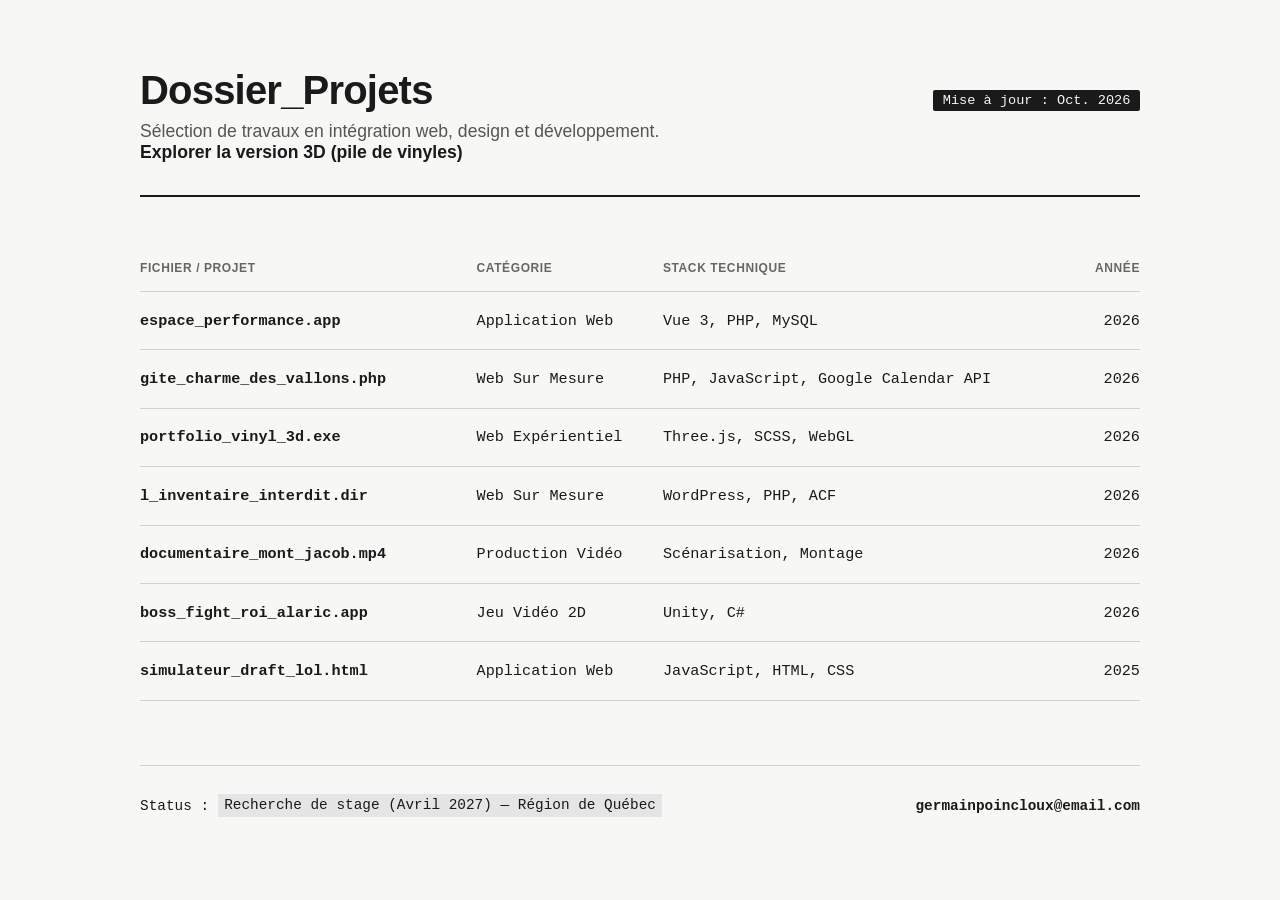
<file: index.html>
<!DOCTYPE html>
<html lang="fr">
<head>
    <meta charset="UTF-8">
    <meta name="viewport" content="width=device-width, initial-scale=1.0">
    <title>Index / Réalisations</title>
    <link rel="stylesheet" href="style.css">
</head>
<body>
    <div class="container">
        <header>
            <div class="header-top">
                <h1>Dossier_Projets</h1>
                <span class="mono badge">Mise à jour : Oct. 2026</span>
            </div>
            <p class="subtitle">Sélection de travaux en intégration web, design et développement.</p>
            <p class="subtitle"><a href="vinyles/">Explorer la version 3D (pile de vinyles) <span class="arrow">↗</span></a></p>
        </header>

        <main>
            <table class="directory-list mono">
                <thead>
                    <tr>
                        <th>Fichier / Projet</th>
                        <th>Catégorie</th>
                        <th>Stack Technique</th>
                        <th class="align-right">Année</th>
                    </tr>
                </thead>
                <tbody>
                    <tr>
                        <td><a href="espace-performance.html">espace_performance.app <span class="arrow">↗</span></a></td>
                        <td>Application Web</td>
                        <td>Vue 3, PHP, MySQL</td>
                        <td class="align-right">2026</td>
                    </tr>
                    <tr>
                        <td><a href="charme-des-vallons.html">gite_charme_des_vallons.php <span class="arrow">↗</span></a></td>
                        <td>Web Sur Mesure</td>
                        <td>PHP, JavaScript, Google Calendar API</td>
                        <td class="align-right">2026</td>
                    </tr>
                    <tr>
                        <td><a href="projet-template.html">portfolio_vinyl_3d.exe <span class="arrow">↗</span></a></td>
                        <td>Web Expérientiel</td>
                        <td>Three.js, SCSS, WebGL</td>
                        <td class="align-right">2026</td>
                    </tr>
                    <tr>
                        <td><a href="#">l_inventaire_interdit.dir <span class="arrow">↗</span></a></td>
                        <td>Web Sur Mesure</td>
                        <td>WordPress, PHP, ACF</td>
                        <td class="align-right">2026</td>
                    </tr>
                    <tr>
                        <td><a href="#">documentaire_mont_jacob.mp4 <span class="arrow">↗</span></a></td>
                        <td>Production Vidéo</td>
                        <td>Scénarisation, Montage</td>
                        <td class="align-right">2026</td>
                    </tr>
                    <tr>
                        <td><a href="#">boss_fight_roi_alaric.app <span class="arrow">↗</span></a></td>
                        <td>Jeu Vidéo 2D</td>
                        <td>Unity, C#</td>
                        <td class="align-right">2026</td>
                    </tr>
                    <tr>
                        <td><a href="#">simulateur_draft_lol.html <span class="arrow">↗</span></a></td>
                        <td>Application Web</td>
                        <td>JavaScript, HTML, CSS</td>
                        <td class="align-right">2025</td>
                    </tr>
                </tbody>
            </table>
        </main>

        <footer>
            <div class="footer-content mono">
                <p>Status : <span class="highlight">Recherche de stage (Avril 2027) — Région de Québec</span></p>
                <a href="mailto:germainpoincloux@email.com" class="email-link">germainpoincloux@email.com</a>
            </div>
        </footer>
    </div>
</body>
</html>
</file>
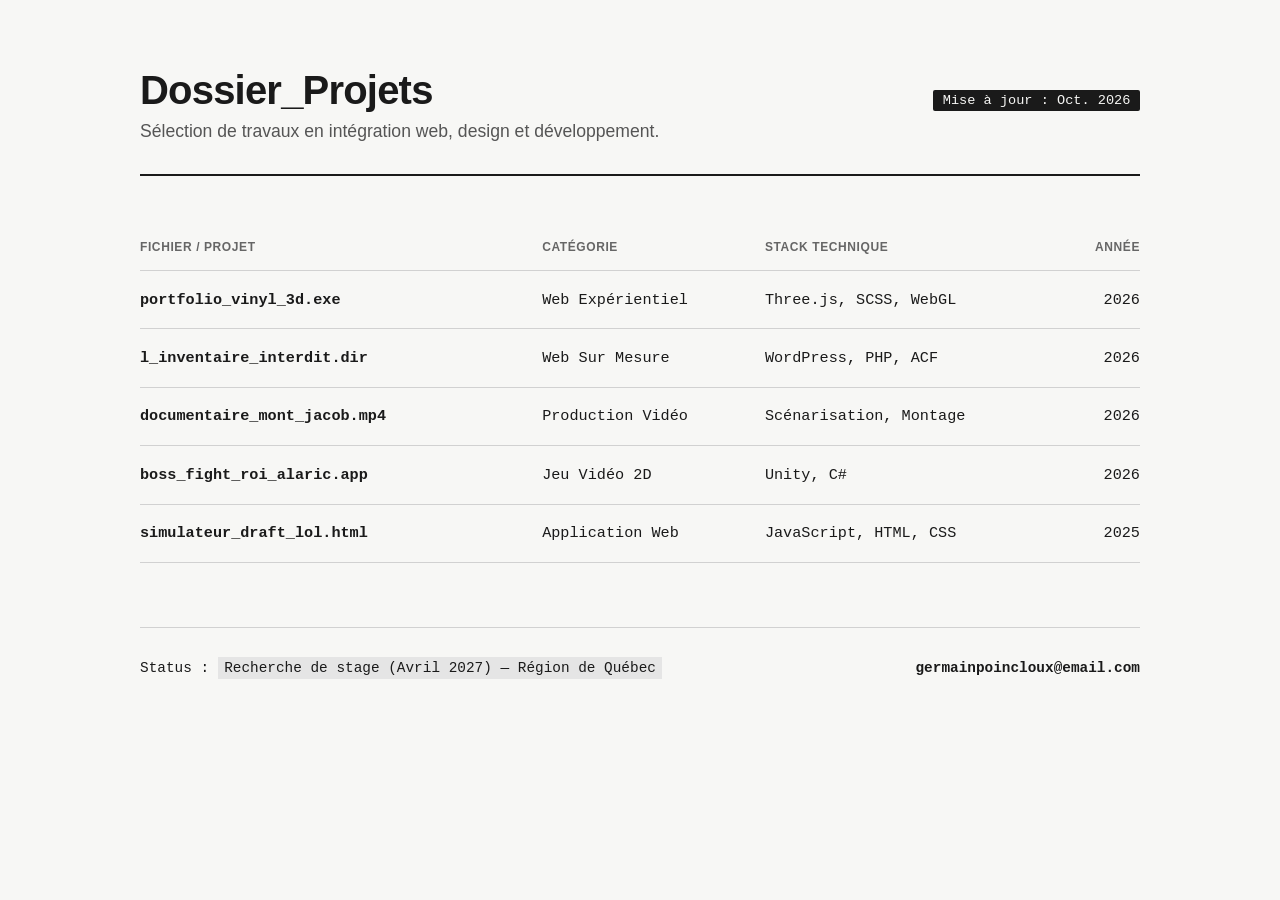
<file: Portfolio/index.html>
<!DOCTYPE html>
<html lang="fr">
<head>
    <meta charset="UTF-8">
    <meta name="viewport" content="width=device-width, initial-scale=1.0">
    <title>Index / Réalisations</title>
    <link rel="stylesheet" href="style.css">
</head>
<body>
    <div class="container">
        <header>
            <div class="header-top">
                <h1>Dossier_Projets</h1>
                <span class="mono badge">Mise à jour : Oct. 2026</span>
            </div>
            <p class="subtitle">Sélection de travaux en intégration web, design et développement.</p>
        </header>

        <main>
            <table class="directory-list mono">
                <thead>
                    <tr>
                        <th>Fichier / Projet</th>
                        <th>Catégorie</th>
                        <th>Stack Technique</th>
                        <th class="align-right">Année</th>
                    </tr>
                </thead>
                <tbody>
                    <tr>
                        <td><a href="projet-template.html">portfolio_vinyl_3d.exe <span class="arrow">↗</span></a></td>
                        <td>Web Expérientiel</td>
                        <td>Three.js, SCSS, WebGL</td>
                        <td class="align-right">2026</td>
                    </tr>
                    <tr>
                        <td><a href="#">l_inventaire_interdit.dir <span class="arrow">↗</span></a></td>
                        <td>Web Sur Mesure</td>
                        <td>WordPress, PHP, ACF</td>
                        <td class="align-right">2026</td>
                    </tr>
                    <tr>
                        <td><a href="#">documentaire_mont_jacob.mp4 <span class="arrow">↗</span></a></td>
                        <td>Production Vidéo</td>
                        <td>Scénarisation, Montage</td>
                        <td class="align-right">2026</td>
                    </tr>
                    <tr>
                        <td><a href="#">boss_fight_roi_alaric.app <span class="arrow">↗</span></a></td>
                        <td>Jeu Vidéo 2D</td>
                        <td>Unity, C#</td>
                        <td class="align-right">2026</td>
                    </tr>
                    <tr>
                        <td><a href="#">simulateur_draft_lol.html <span class="arrow">↗</span></a></td>
                        <td>Application Web</td>
                        <td>JavaScript, HTML, CSS</td>
                        <td class="align-right">2025</td>
                    </tr>
                </tbody>
            </table>
        </main>

        <footer>
            <div class="footer-content mono">
                <p>Status : <span class="highlight">Recherche de stage (Avril 2027) — Région de Québec</span></p>
                <a href="mailto:germainpoincloux@email.com" class="email-link">germainpoincloux@email.com</a>
            </div>
        </footer>
    </div>
</body>
</html>
</file>
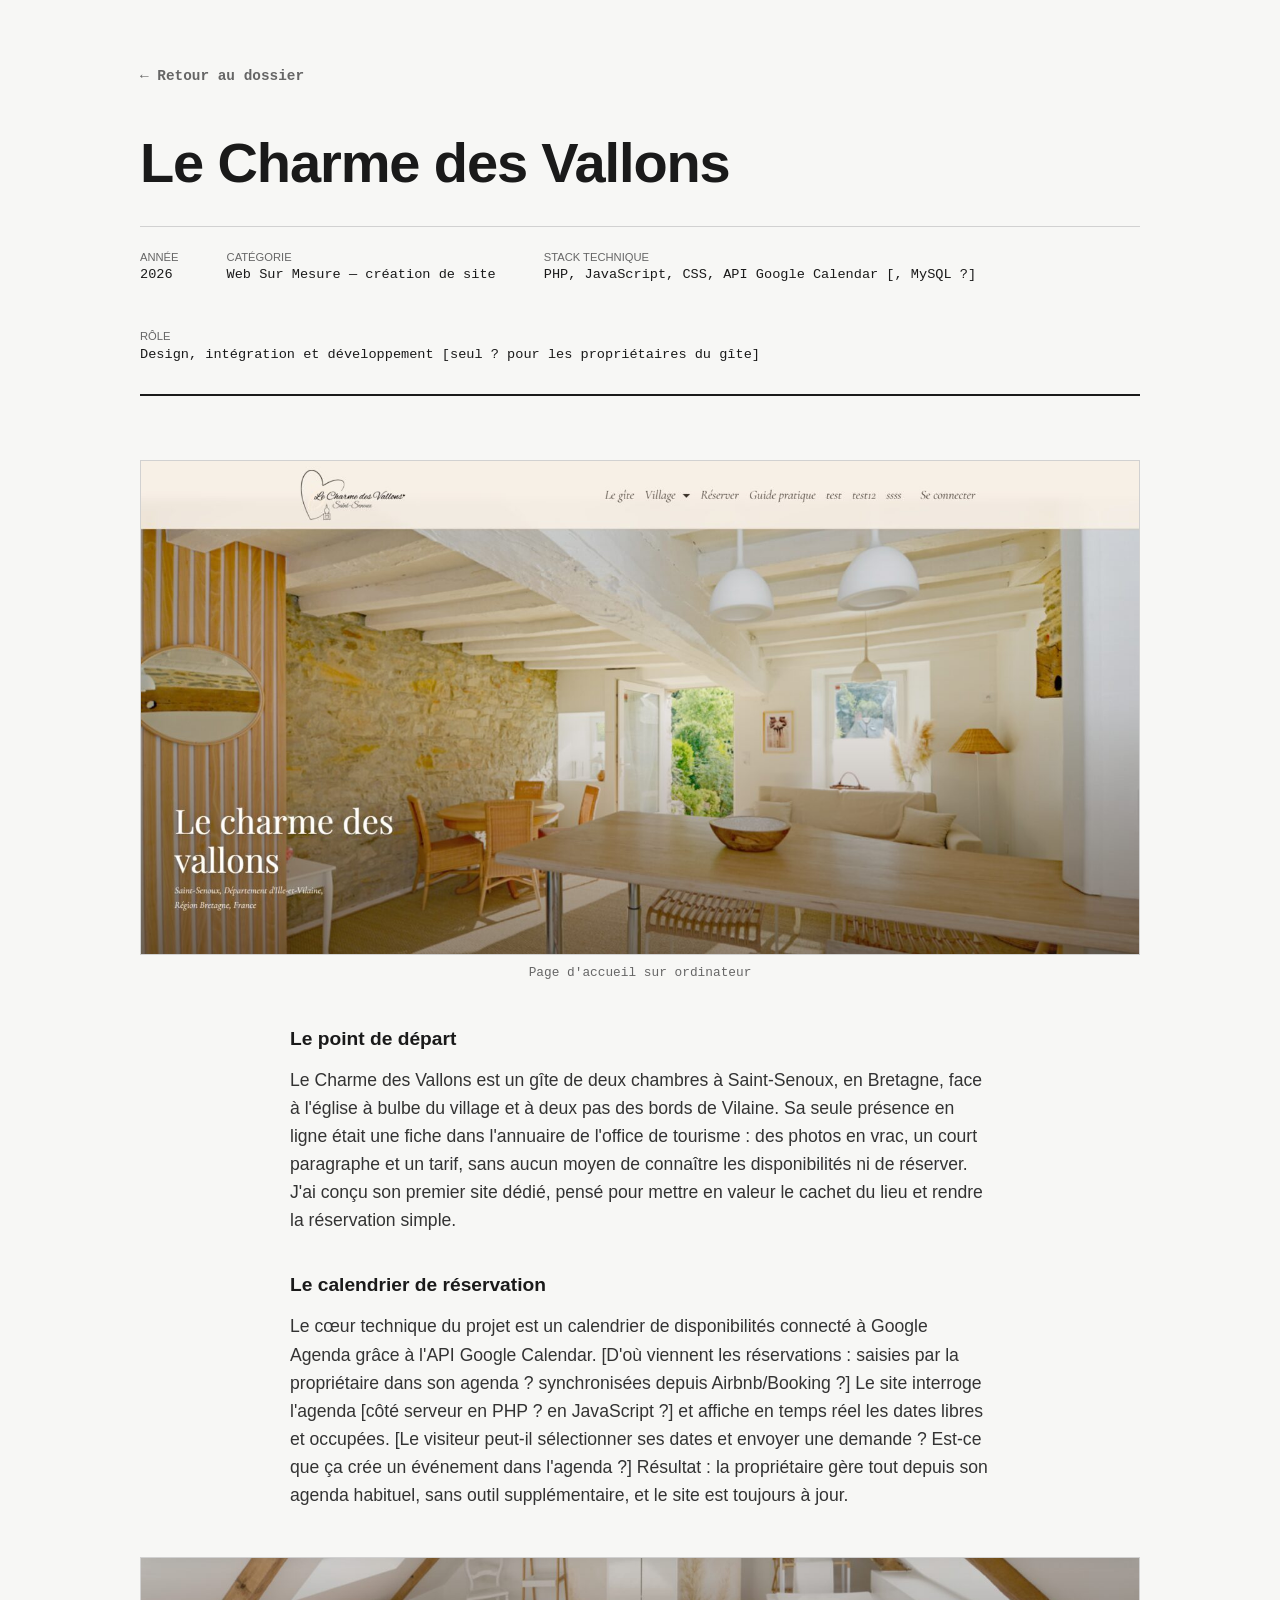
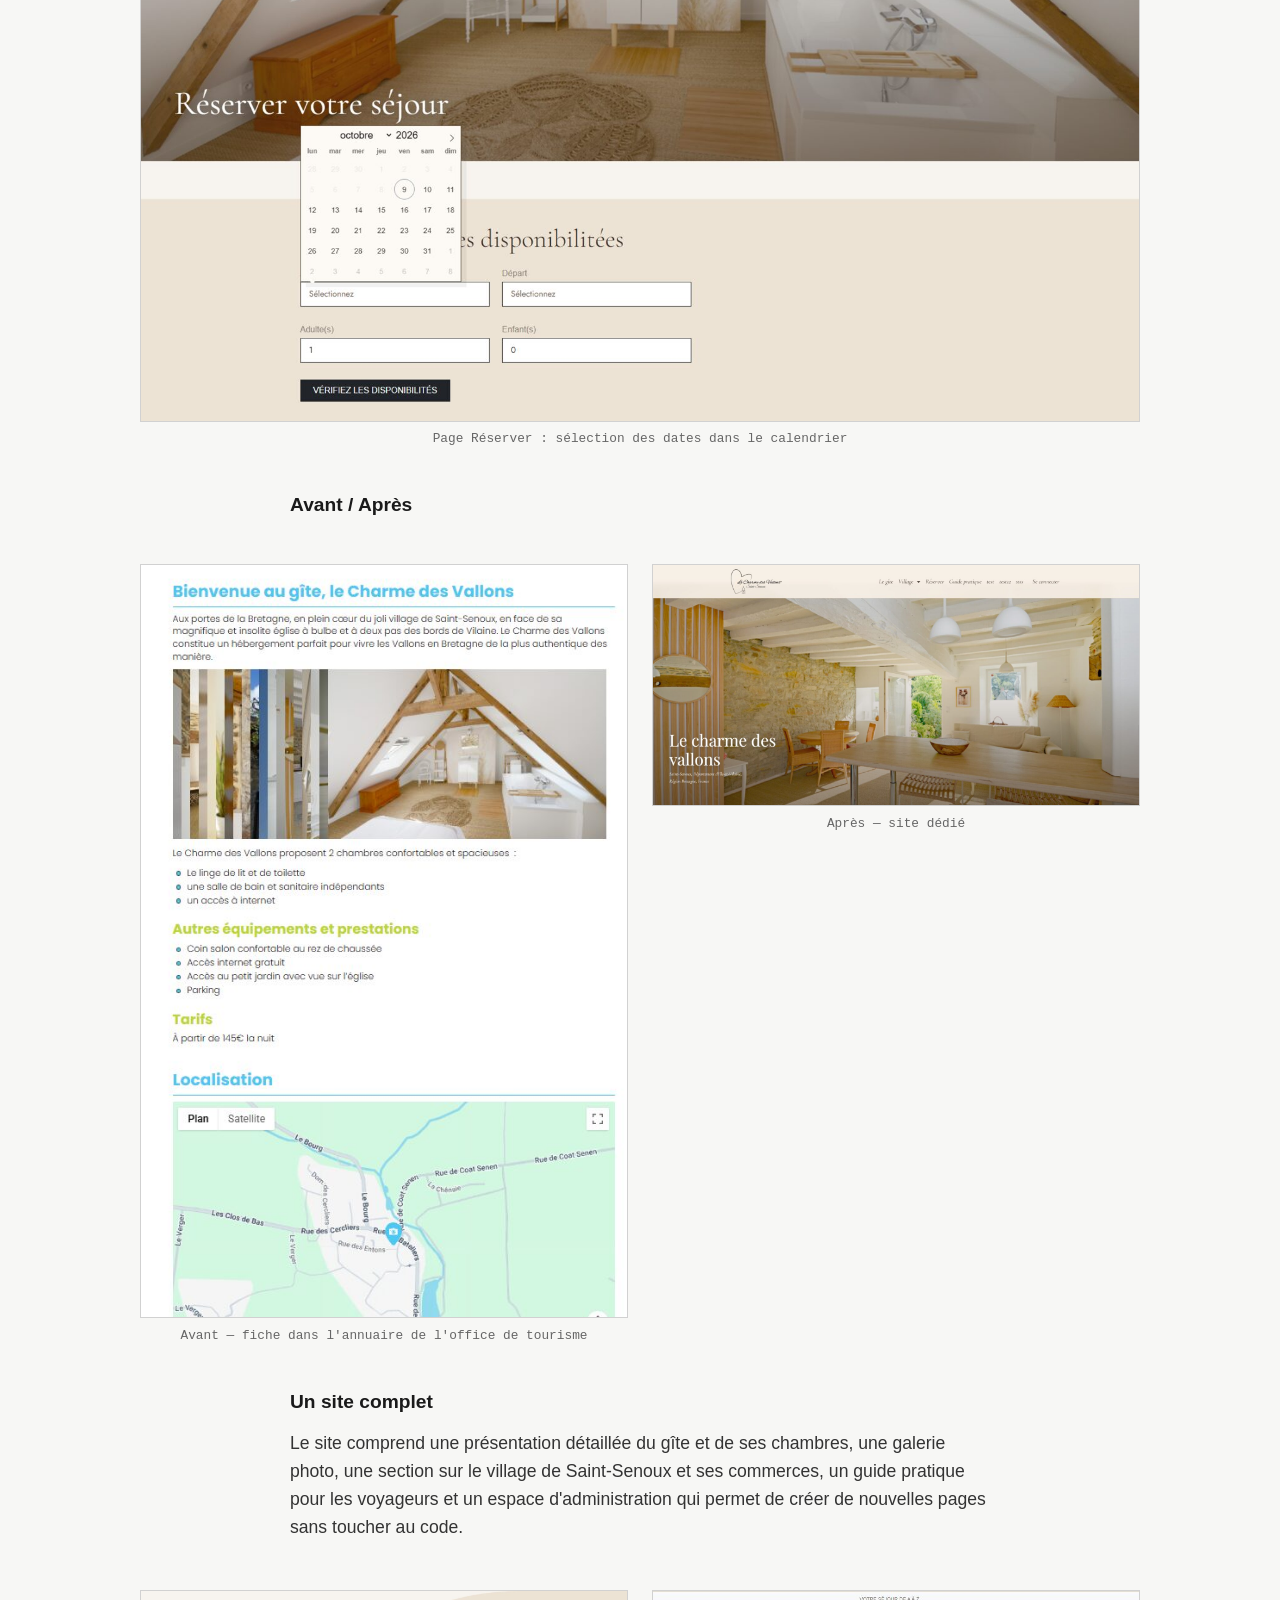
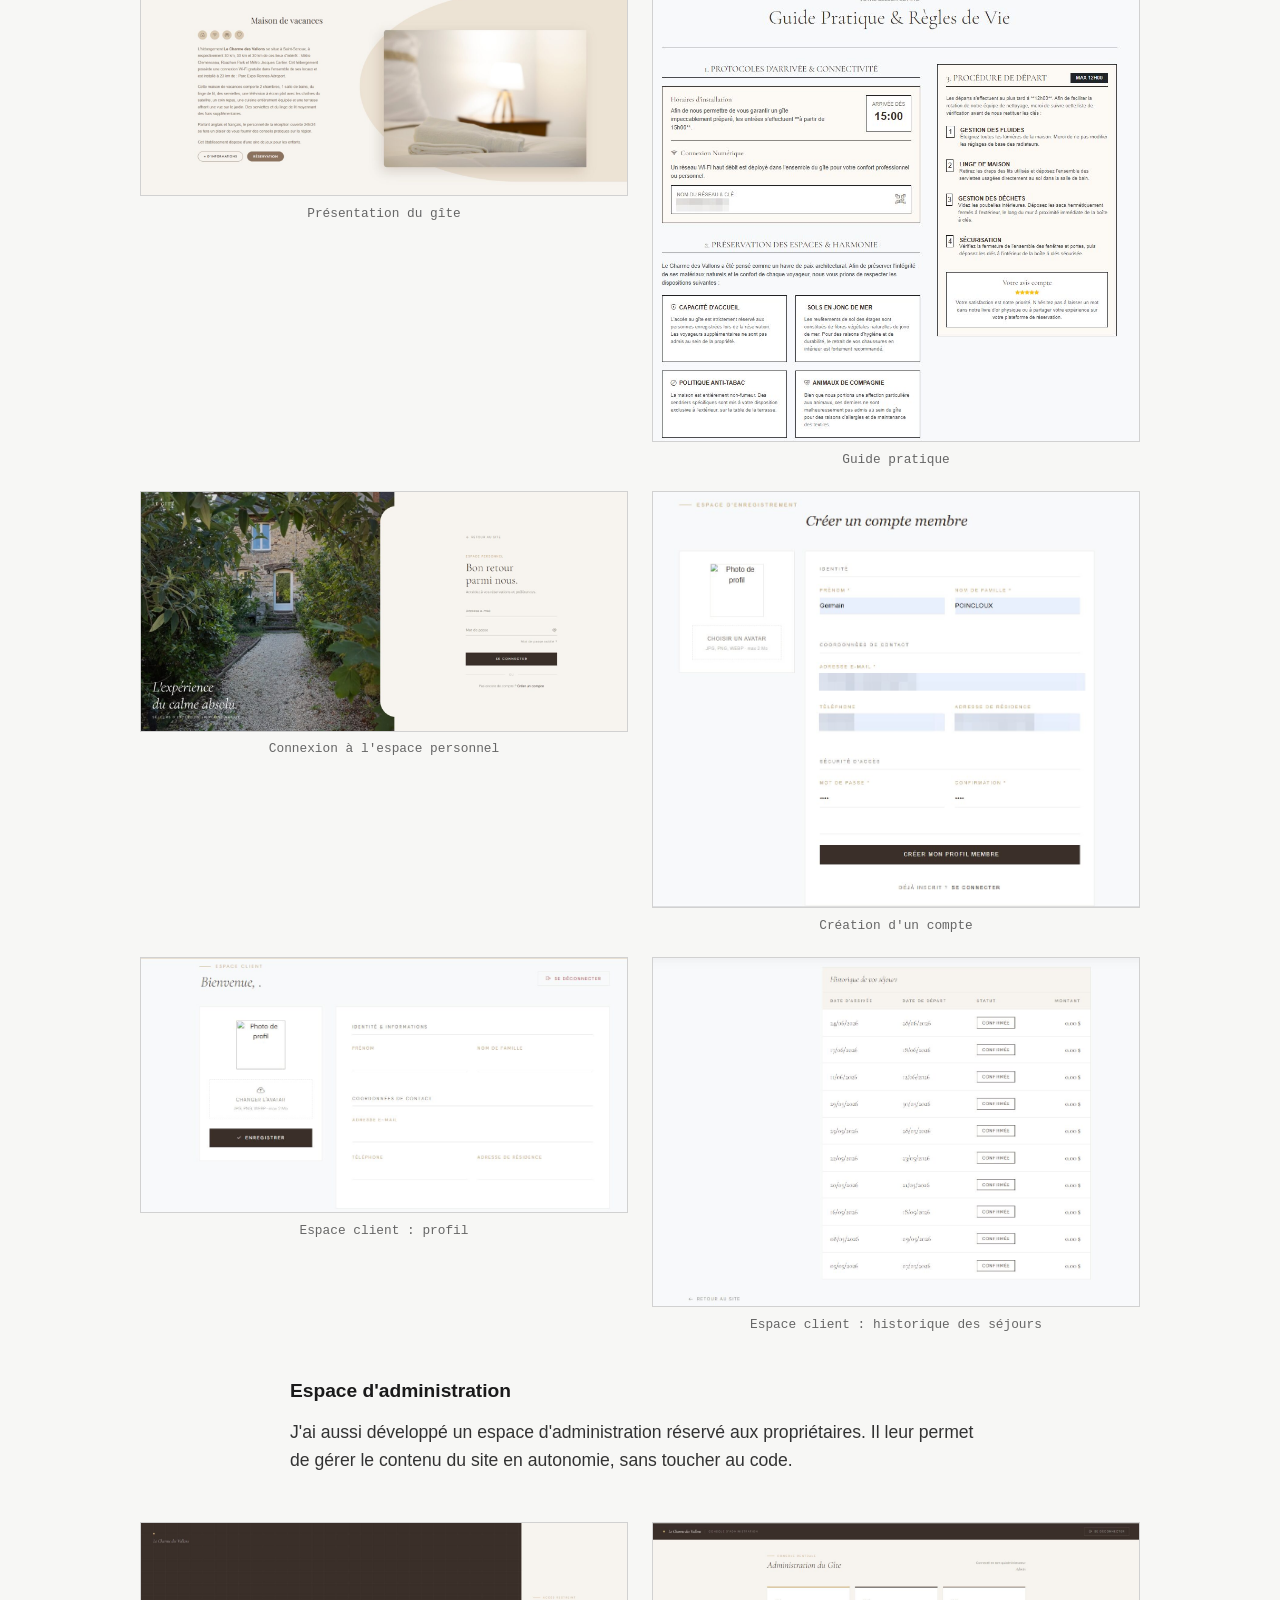
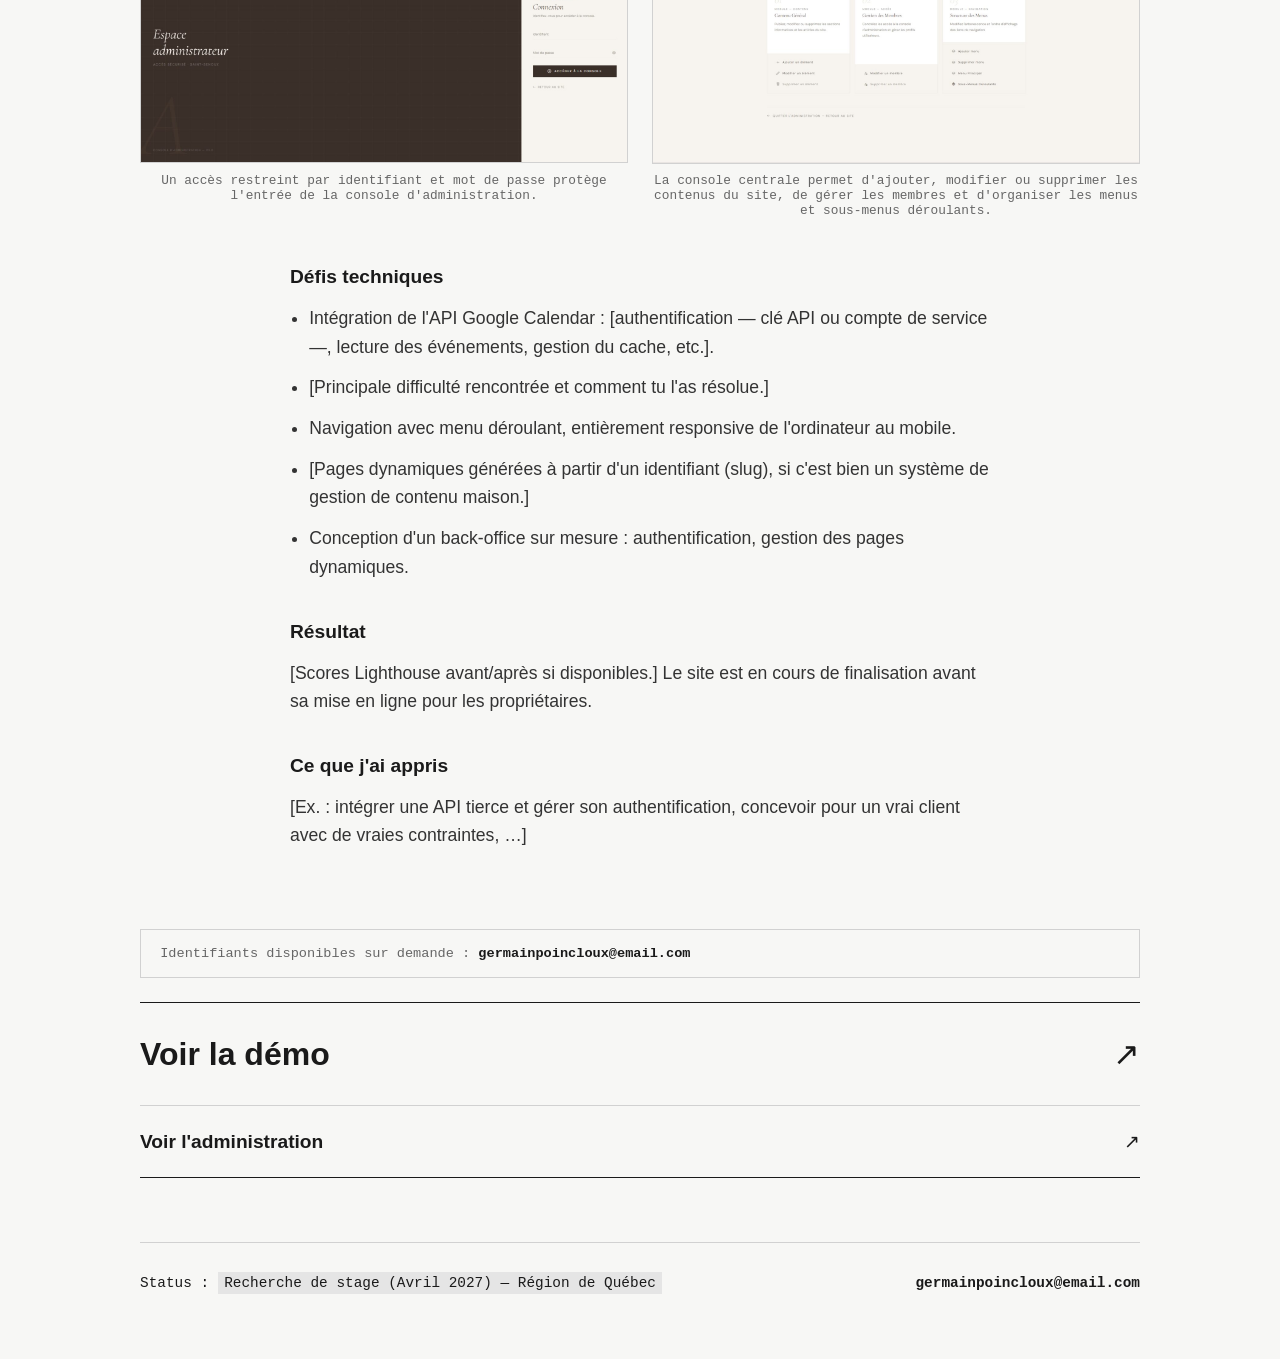
<file: charme-des-vallons.html>
<!DOCTYPE html>
<html lang="fr">
<head>
    <meta charset="UTF-8">
    <meta name="viewport" content="width=device-width, initial-scale=1.0">
    <title>Projet : Le Charme des Vallons</title>
    <link rel="stylesheet" href="style.css">
</head>
<body class="project-page">
    <div class="container">

        <!-- Navigation Retour -->
        <nav class="back-nav mono">
            <a href="index.html">← Retour au dossier</a>
        </nav>

        <!-- En-tête du projet -->
        <header class="project-header">
            <h1>Le Charme des Vallons</h1>

            <div class="project-meta mono">
                <div>
                    <span class="meta-label">Année</span>
                    <span>2026</span>
                </div>
                <div>
                    <span class="meta-label">Catégorie</span>
                    <span>Web Sur Mesure — création de site</span>
                </div>
                <div>
                    <span class="meta-label">Stack Technique</span>
                    <span>PHP, JavaScript, CSS, API Google Calendar [, MySQL ?]</span>
                </div>
                <div>
                    <span class="meta-label">Rôle</span>
                    <span>Design, intégration et développement [seul ? pour les propriétaires du gîte]</span>
                </div>
            </div>
        </header>

        <main>
            <!-- Image Principale / Hero -->
            <figure class="media-container hero-media">
                <img src="assets/img/charme-des-vallons-accueil.jpg" alt="Page d'accueil du site sur ordinateur : grande photo de la pièce de vie du gîte avec murs en pierre et poutres blanches, titre Le charme des vallons et menu de navigation" width="1600" height="790">
                <figcaption class="mono">Page d'accueil sur ordinateur</figcaption>
            </figure>

            <!-- Contenu explicatif -->
            <article class="project-description">
                <section>
                    <h2>Le point de départ</h2>
                    <p>Le Charme des Vallons est un gîte de deux chambres à Saint-Senoux, en Bretagne, face à l'église à bulbe du village et à deux pas des bords de Vilaine. Sa seule présence en ligne était une fiche dans l'annuaire de l'office de tourisme : des photos en vrac, un court paragraphe et un tarif, sans aucun moyen de connaître les disponibilités ni de réserver. J'ai conçu son premier site dédié, pensé pour mettre en valeur le cachet du lieu et rendre la réservation simple.</p>
                </section>

                <section>
                    <h2>Le calendrier de réservation</h2>
                    <p>Le cœur technique du projet est un calendrier de disponibilités connecté à Google Agenda grâce à l'API Google Calendar. [D'où viennent les réservations : saisies par la propriétaire dans son agenda ? synchronisées depuis Airbnb/Booking ?] Le site interroge l'agenda [côté serveur en PHP ? en JavaScript ?] et affiche en temps réel les dates libres et occupées. [Le visiteur peut-il sélectionner ses dates et envoyer une demande ? Est-ce que ça crée un événement dans l'agenda ?] Résultat : la propriétaire gère tout depuis son agenda habituel, sans outil supplémentaire, et le site est toujours à jour.</p>
                </section>
            </article>

            <figure class="media-container">
                <img src="assets/img/charme-des-vallons-reservation.jpg" alt="Page Réserver votre séjour : calendrier d'octobre 2026 ouvert sur le champ d'arrivée, champs de départ, nombre d'adultes et d'enfants, et bouton Vérifiez les disponibilités" width="1600" height="741" loading="lazy">
                <figcaption class="mono">Page Réserver : sélection des dates dans le calendrier</figcaption>
            </figure>

            <!-- Avant / Après -->
            <article class="project-description">
                <section>
                    <h2>Avant / Après</h2>
                </section>
            </article>

            <div class="media-grid">
                <figure class="media-container">
                    <img src="assets/img/charme-des-vallons-ancien-site.jpg" alt="Ancienne fiche du gîte dans l'annuaire de l'office de tourisme : titre en bleu, court texte de présentation, bandeau photo, listes d'équipements, tarif à partir de 145 € la nuit et carte de localisation" width="564" height="873" loading="lazy">
                    <figcaption class="mono">Avant — fiche dans l'annuaire de l'office de tourisme</figcaption>
                </figure>
                <figure class="media-container">
                    <img src="assets/img/charme-des-vallons-accueil.jpg" alt="Page d'accueil du nouveau site du gîte avec photo pleine largeur de la pièce de vie" width="1600" height="790" loading="lazy">
                    <figcaption class="mono">Après — site dédié</figcaption>
                </figure>
            </div>

            <article class="project-description">
                <section>
                    <h2>Un site complet</h2>
                    <p>Le site comprend une présentation détaillée du gîte et de ses chambres, une galerie photo, une section sur le village de Saint-Senoux et ses commerces, un guide pratique pour les voyageurs et un espace d'administration qui permet de créer de nouvelles pages sans toucher au code.</p>
                </section>
            </article>

            <div class="media-grid">
                <figure class="media-container">
                    <img src="assets/img/charme-des-vallons-presentation.jpg" alt="Section Maison de vacances : texte de présentation du gîte, boutons Plus d'informations et Réservation, et photo de linge plié sur un lit" width="1600" height="674" loading="lazy">
                    <figcaption class="mono">Présentation du gîte</figcaption>
                </figure>
                <figure class="media-container">
                    <img src="assets/img/charme-des-vallons-guide-pratique.jpg" alt="Page Guide pratique et règles de vie : heure d'arrivée dès 15 h, connexion Wi-Fi, règles de la maison et procédure de départ en quatre étapes" width="922" height="855" loading="lazy">
                    <figcaption class="mono">Guide pratique</figcaption>
                </figure>
                <figure class="media-container">
                    <img src="assets/img/charme-des-vallons-connexion.jpg" alt="Page de connexion à l'espace personnel : photo de l'allée menant à la maison en pierre à gauche, formulaire courriel et mot de passe à droite" width="1600" height="787" loading="lazy">
                    <figcaption class="mono">Connexion à l'espace personnel</figcaption>
                </figure>
                <figure class="media-container">
                    <img src="assets/img/charme-des-vallons-creer-compte.jpg" alt="Formulaire Créer un compte membre : avatar, identité, coordonnées de contact masquées et mot de passe" width="1095" height="936" loading="lazy">
                    <figcaption class="mono">Création d'un compte</figcaption>
                </figure>
                <figure class="media-container">
                    <img src="assets/img/charme-des-vallons-espace-client-profil.jpg" alt="Espace client : photo de profil, bouton pour changer l'avatar et champs d'identité et de contact" width="1184" height="619" loading="lazy">
                    <figcaption class="mono">Espace client : profil</figcaption>
                </figure>
                <figure class="media-container">
                    <img src="assets/img/charme-des-vallons-espace-client-sejours.jpg" alt="Espace client : tableau Historique de vos séjours avec dates d'arrivée et de départ et statut Confirmée" width="1209" height="866" loading="lazy">
                    <figcaption class="mono">Espace client : historique des séjours</figcaption>
                </figure>
            </div>

            <article class="project-description">
                <section>
                    <h2>Espace d'administration</h2>
                    <p>J'ai aussi développé un espace d'administration réservé aux propriétaires. Il leur permet de gérer le contenu du site en autonomie, sans toucher au code.</p>
                </section>
            </article>

            <div class="media-grid">
                <figure class="media-container">
                    <img src="assets/img/charme-des-vallons-admin-connexion.jpg" alt="Page de connexion de l'espace administrateur : titre Espace administrateur sur fond brun à gauche, champs Identifiant et Mot de passe et bouton Accéder à la console à droite" width="1600" height="788" loading="lazy">
                    <figcaption class="mono">Un accès restreint par identifiant et mot de passe protège l'entrée de la console d'administration.</figcaption>
                </figure>
                <figure class="media-container">
                    <img src="assets/img/charme-des-vallons-admin-console.jpg" alt="Console centrale Administration du gîte avec trois modules : Contenu général, Gestion des membres et Structure des menus, chacun avec ses actions" width="1600" height="790" loading="lazy">
                    <figcaption class="mono">La console centrale permet d'ajouter, modifier ou supprimer les contenus du site, de gérer les membres et d'organiser les menus et sous-menus déroulants.</figcaption>
                </figure>
            </div>

            <article class="project-description">
                <section>
                    <h2>Défis techniques</h2>
                    <ul>
                        <li>Intégration de l'API Google Calendar : [authentification — clé API ou compte de service —, lecture des événements, gestion du cache, etc.].</li>
                        <li>[Principale difficulté rencontrée et comment tu l'as résolue.]</li>
                        <li>Navigation avec menu déroulant, entièrement responsive de l'ordinateur au mobile.</li>
                        <li>[Pages dynamiques générées à partir d'un identifiant (slug), si c'est bien un système de gestion de contenu maison.]</li>
                        <li>Conception d'un back-office sur mesure : authentification, gestion des pages dynamiques.</li>
                    </ul>
                </section>

                <section>
                    <h2>Résultat</h2>
                    <p>[Scores Lighthouse avant/après si disponibles.] Le site est en cours de finalisation avant sa mise en ligne pour les propriétaires.</p>
                </section>

                <section>
                    <h2>Ce que j'ai appris</h2>
                    <p>[Ex. : intégrer une API tierce et gérer son authentification, concevoir pour un vrai client avec de vraies contraintes, …]</p>
                </section>
            </article>

            <!-- Accès à la démo -->
            <p class="demo-access mono">Identifiants disponibles sur demande : <a href="mailto:germainpoincloux@email.com">germainpoincloux@email.com</a></p>

            <!-- Lien final vers le projet -->
            <div class="project-action">
                <a href="https://germainpoincloux.techniquesmedia.com/Le-charme-des-vallons/" target="_blank" rel="noopener" class="action-link">
                    Voir la démo <span class="arrow">↗</span>
                </a>
                <a href="https://germainpoincloux.techniquesmedia.com/Le-charme-des-vallons/log/" target="_blank" rel="noopener" class="action-link secondary">
                    Voir l'administration <span class="arrow">↗</span>
                </a>
            </div>
        </main>

        <footer>
            <div class="footer-content mono">
                <p>Status : <span class="highlight">Recherche de stage (Avril 2027) — Région de Québec</span></p>
                <a href="mailto:germainpoincloux@email.com" class="email-link">germainpoincloux@email.com</a>
            </div>
        </footer>
    </div>
</body>
</html>
</file>
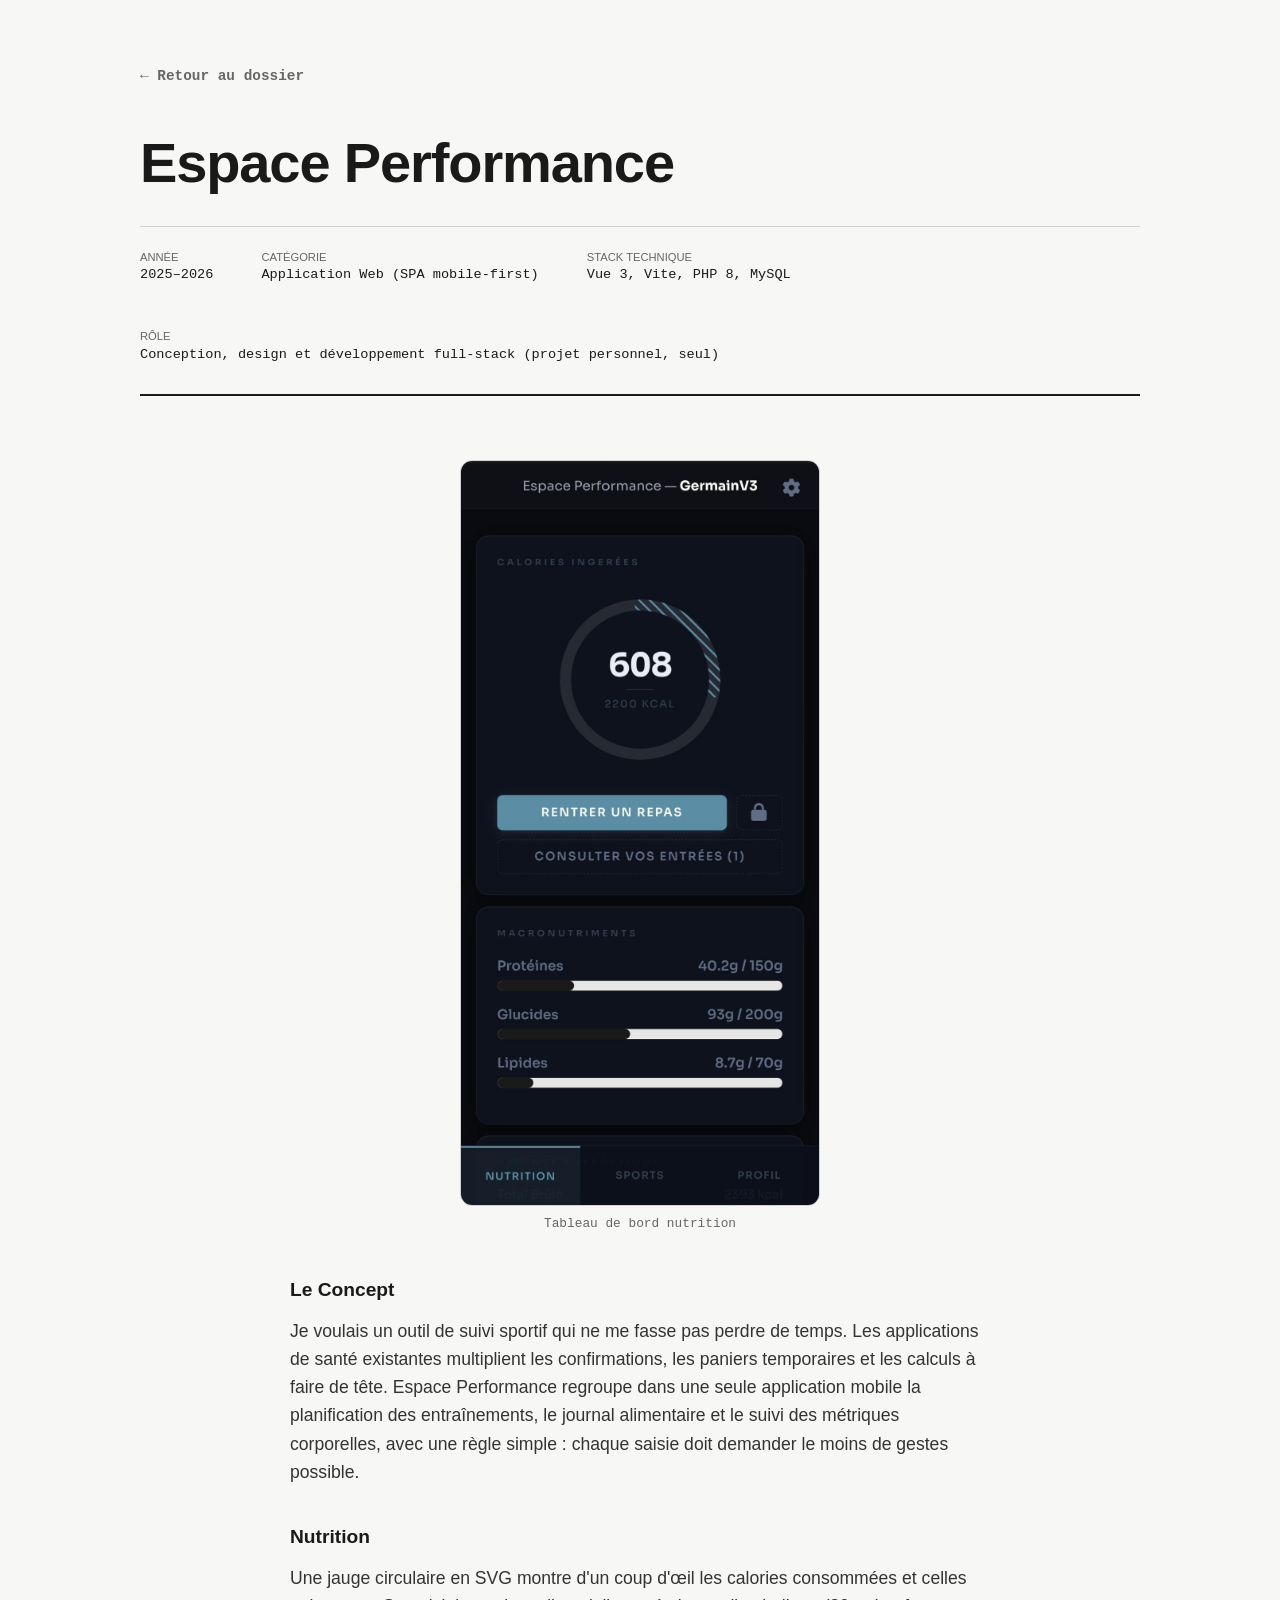
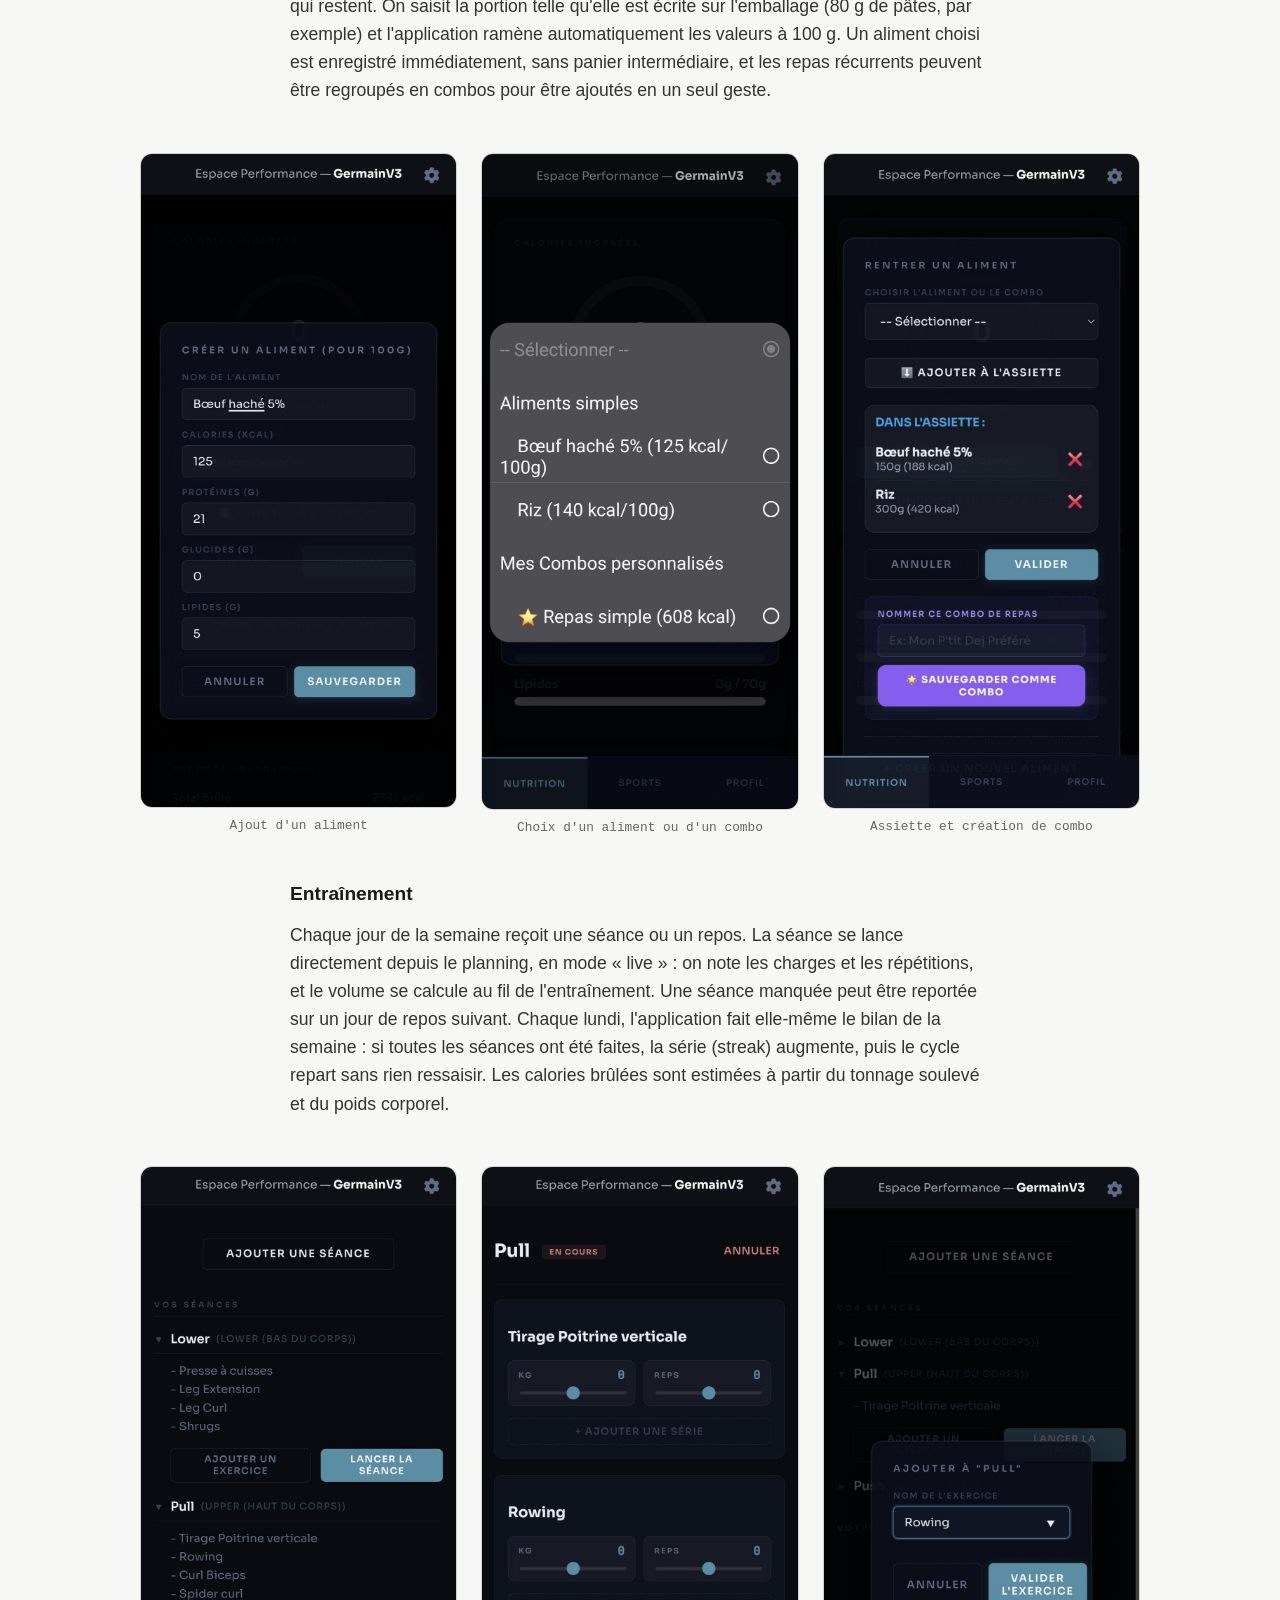
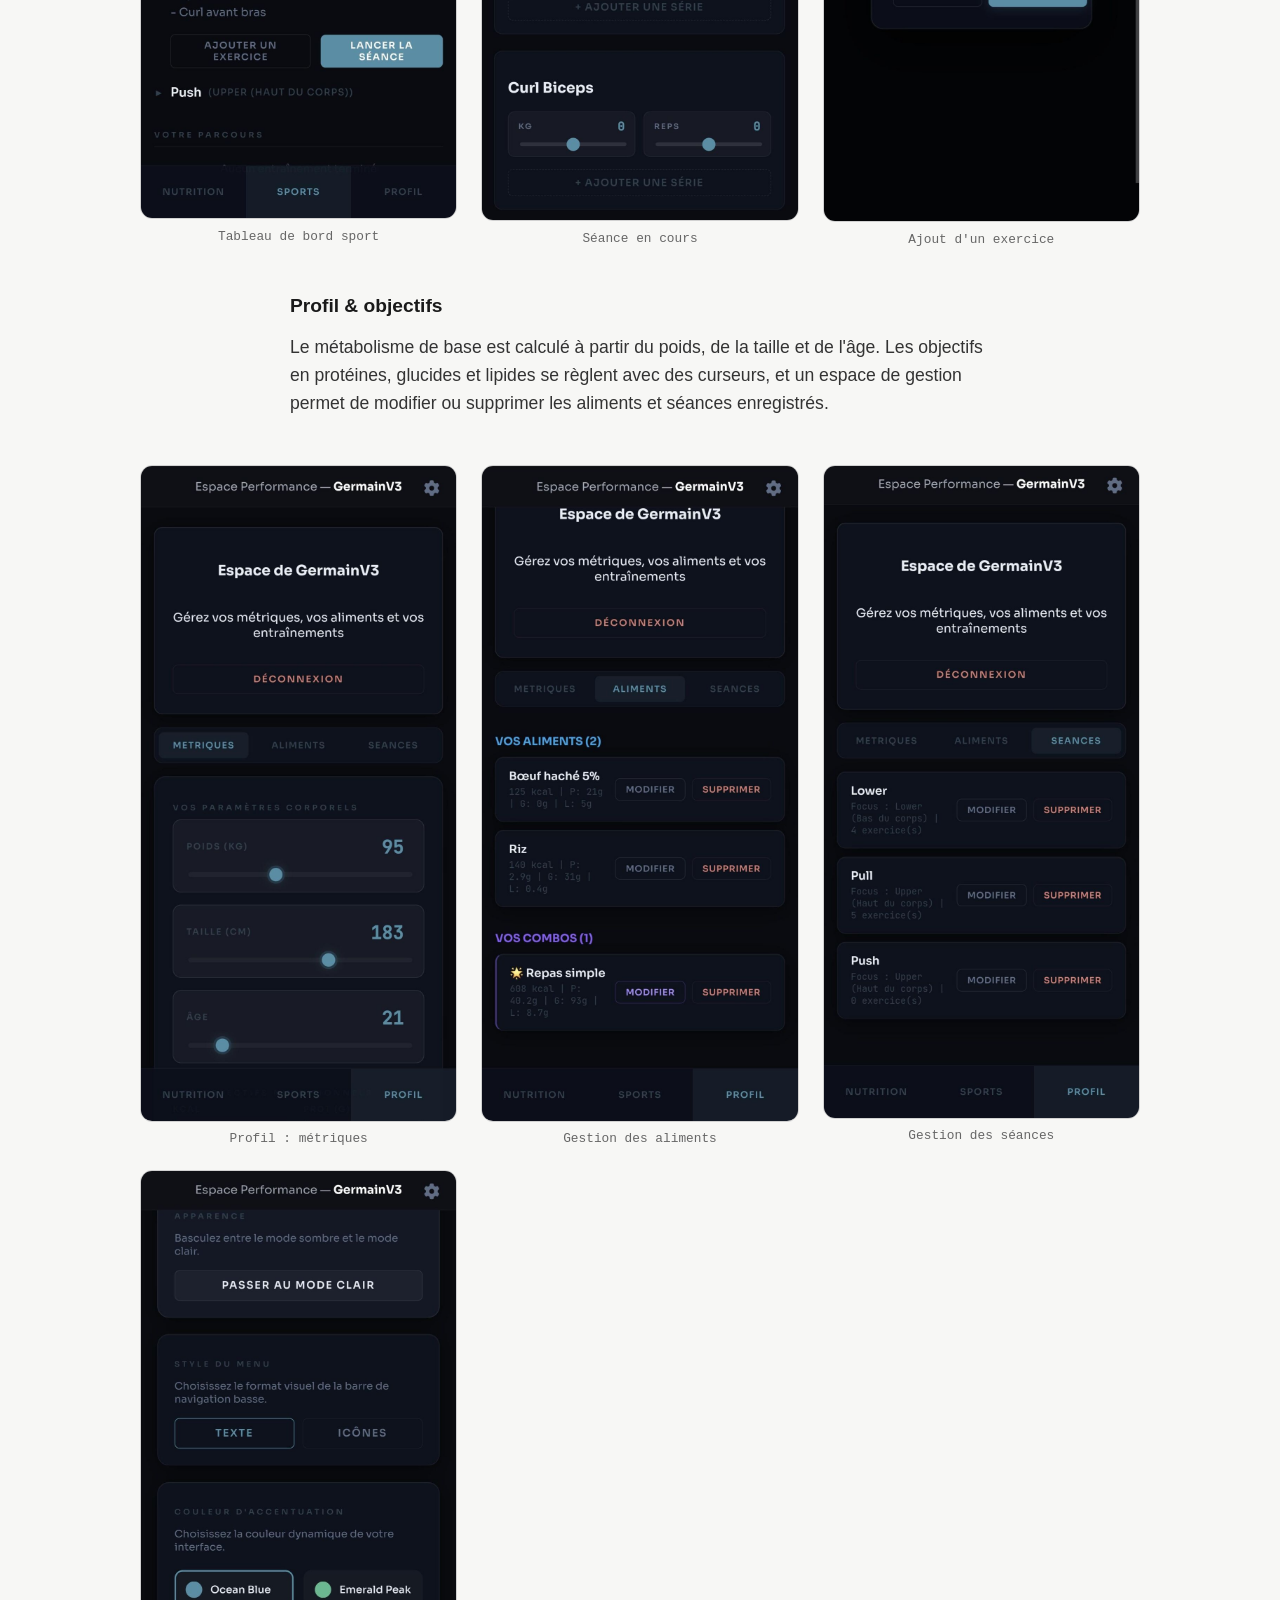
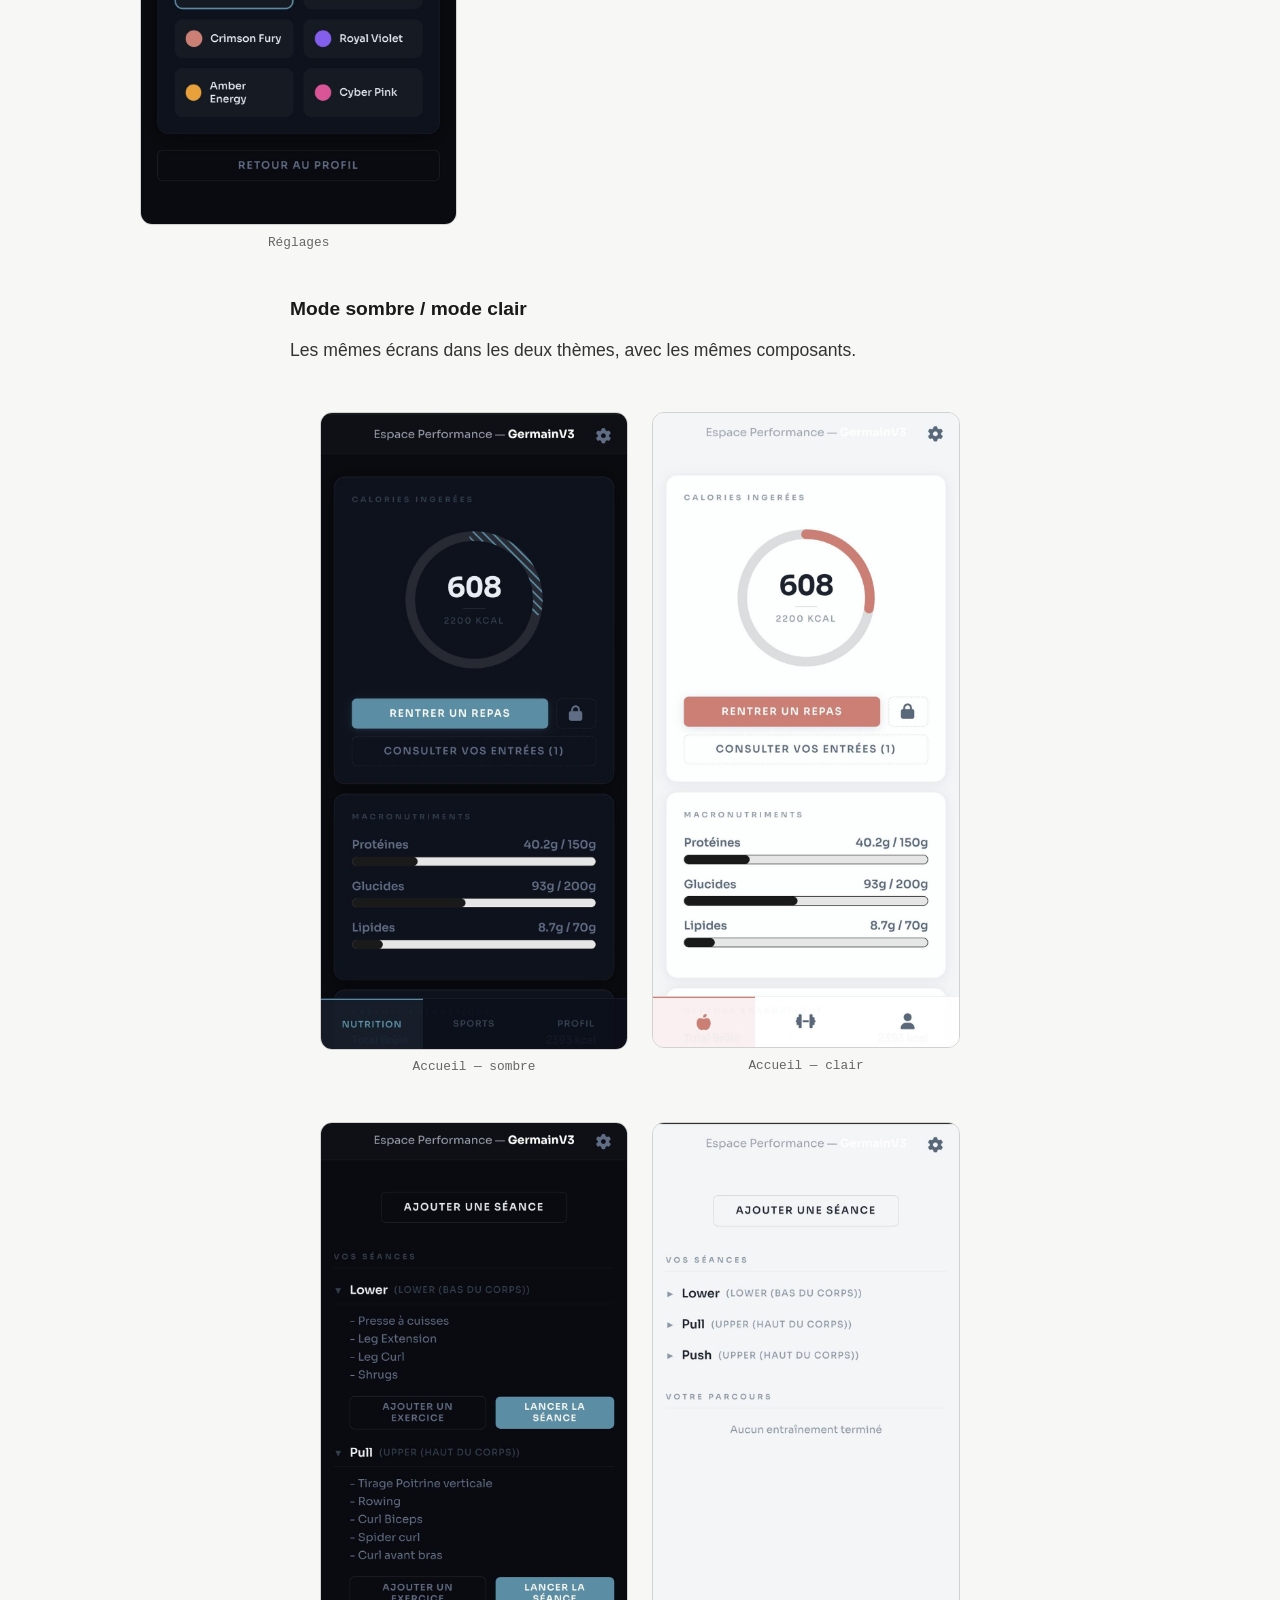
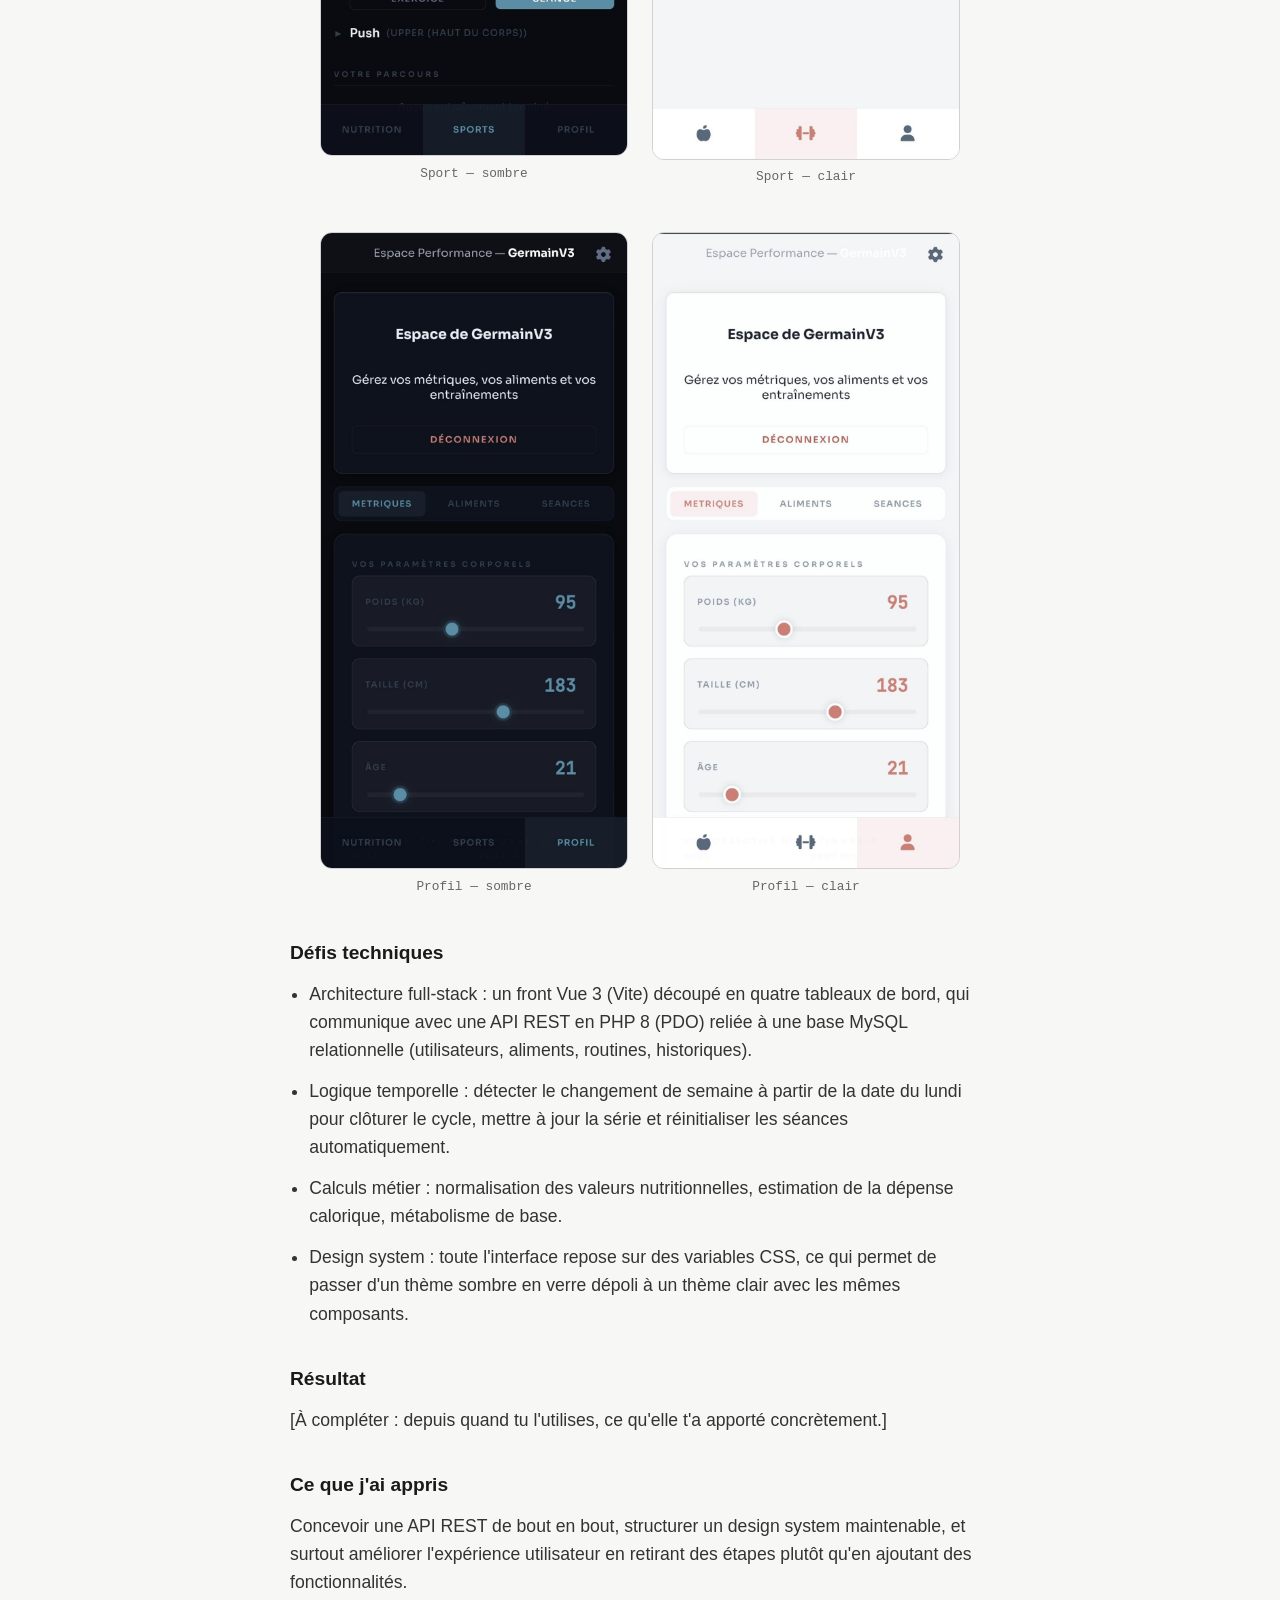
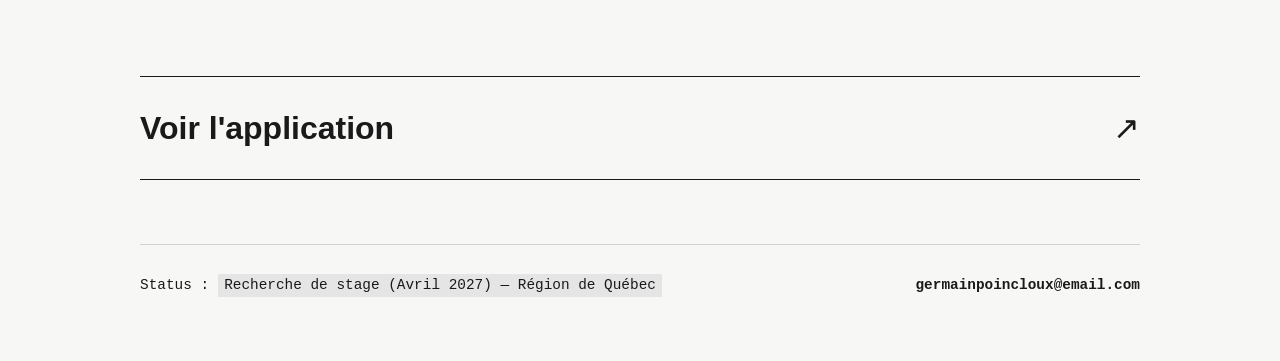
<file: espace-performance.html>
<!DOCTYPE html>
<html lang="fr">
<head>
    <meta charset="UTF-8">
    <meta name="viewport" content="width=device-width, initial-scale=1.0">
    <title>Projet : Espace Performance</title>
    <link rel="stylesheet" href="style.css">
</head>
<body class="project-page">
    <div class="container">

        <!-- Navigation Retour -->
        <nav class="back-nav mono">
            <a href="index.html">← Retour au dossier</a>
        </nav>

        <!-- En-tête du projet -->
        <header class="project-header">
            <h1>Espace Performance</h1>

            <div class="project-meta mono">
                <div>
                    <span class="meta-label">Année</span>
                    <span>2025–2026</span>
                </div>
                <div>
                    <span class="meta-label">Catégorie</span>
                    <span>Application Web (SPA mobile-first)</span>
                </div>
                <div>
                    <span class="meta-label">Stack Technique</span>
                    <span>Vue 3, Vite, PHP 8, MySQL</span>
                </div>
                <div>
                    <span class="meta-label">Rôle</span>
                    <span>Conception, design et développement full-stack (projet personnel, seul)</span>
                </div>
            </div>
        </header>

        <main>
            <!-- Image Principale / Hero -->
            <figure class="phone-hero">
                <img src="assets/img/espace-performance-nutrition.jpg" alt="Tableau de bord nutrition en mode sombre : jauge circulaire indiquant 608 kcal consommées sur 2200, bouton Rentrer un repas et barres de progression des protéines, glucides et lipides" width="900" height="1871">
                <figcaption class="mono">Tableau de bord nutrition</figcaption>
            </figure>

            <!-- Contenu explicatif -->
            <article class="project-description">
                <section>
                    <h2>Le Concept</h2>
                    <p>Je voulais un outil de suivi sportif qui ne me fasse pas perdre de temps. Les applications de santé existantes multiplient les confirmations, les paniers temporaires et les calculs à faire de tête. Espace Performance regroupe dans une seule application mobile la planification des entraînements, le journal alimentaire et le suivi des métriques corporelles, avec une règle simple : chaque saisie doit demander le moins de gestes possible.</p>
                </section>

                <section>
                    <h2>Nutrition</h2>
                    <p>Une jauge circulaire en SVG montre d'un coup d'œil les calories consommées et celles qui restent. On saisit la portion telle qu'elle est écrite sur l'emballage (80 g de pâtes, par exemple) et l'application ramène automatiquement les valeurs à 100 g. Un aliment choisi est enregistré immédiatement, sans panier intermédiaire, et les repas récurrents peuvent être regroupés en combos pour être ajoutés en un seul geste.</p>
                </section>
            </article>

            <div class="phone-gallery">
                <figure>
                    <img src="assets/img/espace-performance-creer-aliment.jpg" alt="Formulaire Créer un aliment pour 100 g : nom Bœuf haché 5 %, 125 kcal, 21 g de protéines, 0 g de glucides et 5 g de lipides" width="900" height="1865" loading="lazy">
                    <figcaption class="mono">Ajout d'un aliment</figcaption>
                </figure>
                <figure>
                    <img src="assets/img/espace-performance-choix-aliment.jpg" alt="Liste de sélection séparant les aliments simples (bœuf haché, riz) et les combos personnalisés (Repas simple, 608 kcal)" width="900" height="1871" loading="lazy">
                    <figcaption class="mono">Choix d'un aliment ou d'un combo</figcaption>
                </figure>
                <figure>
                    <img src="assets/img/espace-performance-assiette-combo.jpg" alt="Fenêtre Rentrer un aliment avec l'assiette en cours (150 g de bœuf haché, 300 g de riz) et un champ pour l'enregistrer comme combo" width="900" height="1868" loading="lazy">
                    <figcaption class="mono">Assiette et création de combo</figcaption>
                </figure>
            </div>

            <article class="project-description">
                <section>
                    <h2>Entraînement</h2>
                    <p>Chaque jour de la semaine reçoit une séance ou un repos. La séance se lance directement depuis le planning, en mode « live » : on note les charges et les répétitions, et le volume se calcule au fil de l'entraînement. Une séance manquée peut être reportée sur un jour de repos suivant. Chaque lundi, l'application fait elle-même le bilan de la semaine : si toutes les séances ont été faites, la série (streak) augmente, puis le cycle repart sans rien ressaisir. Les calories brûlées sont estimées à partir du tonnage soulevé et du poids corporel.</p>
                </section>
            </article>

            <div class="phone-gallery">
                <figure>
                    <img src="assets/img/espace-performance-sport.jpg" alt="Tableau de bord sport en mode sombre : séances Lower et Pull dépliées avec leurs exercices et les boutons Ajouter un exercice et Lancer la séance" width="900" height="1859" loading="lazy">
                    <figcaption class="mono">Tableau de bord sport</figcaption>
                </figure>
                <figure>
                    <img src="assets/img/espace-performance-seance-en-cours.jpg" alt="Séance Pull en cours : pour chaque exercice, curseurs de charge en kilos et de répétitions, et bouton Ajouter une série" width="900" height="1866" loading="lazy">
                    <figcaption class="mono">Séance en cours</figcaption>
                </figure>
                <figure>
                    <img src="assets/img/espace-performance-ajout-exercice.jpg" alt="Fenêtre Ajouter à Pull avec une liste déroulante pour choisir l'exercice Rowing et un bouton Valider l'exercice" width="900" height="1868" loading="lazy">
                    <figcaption class="mono">Ajout d'un exercice</figcaption>
                </figure>
            </div>

            <article class="project-description">
                <section>
                    <h2>Profil &amp; objectifs</h2>
                    <p>Le métabolisme de base est calculé à partir du poids, de la taille et de l'âge. Les objectifs en protéines, glucides et lipides se règlent avec des curseurs, et un espace de gestion permet de modifier ou supprimer les aliments et séances enregistrés.</p>
                </section>
            </article>

            <div class="phone-gallery">
                <figure>
                    <img src="assets/img/espace-performance-profil-metriques.jpg" alt="Onglet Métriques du profil : curseurs pour le poids (95 kg), la taille (183 cm) et l'âge (21 ans)" width="900" height="1868" loading="lazy">
                    <figcaption class="mono">Profil : métriques</figcaption>
                </figure>
                <figure>
                    <img src="assets/img/espace-performance-profil-aliments.jpg" alt="Onglet Aliments du profil : liste des aliments et des combos enregistrés avec leurs valeurs nutritionnelles et les boutons Modifier et Supprimer" width="900" height="1868" loading="lazy">
                    <figcaption class="mono">Gestion des aliments</figcaption>
                </figure>
                <figure>
                    <img src="assets/img/espace-performance-profil-seances.jpg" alt="Onglet Séances du profil : séances Lower, Pull et Push avec leur zone travaillée, leur nombre d'exercices et les boutons Modifier et Supprimer" width="900" height="1860" loading="lazy">
                    <figcaption class="mono">Gestion des séances</figcaption>
                </figure>
                <figure>
                    <img src="assets/img/espace-performance-reglages.jpg" alt="Écran Réglages : bouton Passer au mode clair, choix du style de menu (texte ou icônes) et six couleurs d'accentuation" width="900" height="1863" loading="lazy">
                    <figcaption class="mono">Réglages</figcaption>
                </figure>
            </div>

            <article class="project-description">
                <section>
                    <h2>Mode sombre / mode clair</h2>
                    <p>Les mêmes écrans dans les deux thèmes, avec les mêmes composants.</p>
                </section>
            </article>

            <div class="phone-gallery phone-gallery-pair">
                <figure>
                    <img src="assets/img/espace-performance-nutrition.jpg" alt="Tableau de bord nutrition en mode sombre, jauge à 608 kcal sur 2200" width="900" height="1871" loading="lazy">
                    <figcaption class="mono">Accueil — sombre</figcaption>
                </figure>
                <figure>
                    <img src="assets/img/espace-performance-nutrition-clair.jpg" alt="Tableau de bord nutrition en mode clair, jauge à 608 kcal sur 2200 et accent rouge corail" width="900" height="1866" loading="lazy">
                    <figcaption class="mono">Accueil — clair</figcaption>
                </figure>
            </div>

            <div class="phone-gallery phone-gallery-pair">
                <figure>
                    <img src="assets/img/espace-performance-sport.jpg" alt="Tableau de bord sport en mode sombre avec la liste des séances" width="900" height="1859" loading="lazy">
                    <figcaption class="mono">Sport — sombre</figcaption>
                </figure>
                <figure>
                    <img src="assets/img/espace-performance-sport-clair.jpg" alt="Tableau de bord sport en mode clair avec les séances Lower, Pull et Push repliées" width="900" height="1868" loading="lazy">
                    <figcaption class="mono">Sport — clair</figcaption>
                </figure>
            </div>

            <div class="phone-gallery phone-gallery-pair">
                <figure>
                    <img src="assets/img/espace-performance-profil-metriques.jpg" alt="Profil en mode sombre, onglet Métriques avec les curseurs de poids, taille et âge" width="900" height="1868" loading="lazy">
                    <figcaption class="mono">Profil — sombre</figcaption>
                </figure>
                <figure>
                    <img src="assets/img/espace-performance-profil-metriques-clair.jpg" alt="Profil en mode clair, onglet Métriques avec les curseurs de poids, taille et âge" width="900" height="1868" loading="lazy">
                    <figcaption class="mono">Profil — clair</figcaption>
                </figure>
            </div>

            <article class="project-description">
                <section>
                    <h2>Défis techniques</h2>
                    <ul>
                        <li>Architecture full-stack : un front Vue 3 (Vite) découpé en quatre tableaux de bord, qui communique avec une API REST en PHP 8 (PDO) reliée à une base MySQL relationnelle (utilisateurs, aliments, routines, historiques).</li>
                        <li>Logique temporelle : détecter le changement de semaine à partir de la date du lundi pour clôturer le cycle, mettre à jour la série et réinitialiser les séances automatiquement.</li>
                        <li>Calculs métier : normalisation des valeurs nutritionnelles, estimation de la dépense calorique, métabolisme de base.</li>
                        <li>Design system : toute l'interface repose sur des variables CSS, ce qui permet de passer d'un thème sombre en verre dépoli à un thème clair avec les mêmes composants.</li>
                    </ul>
                </section>

                <section>
                    <h2>Résultat</h2>
                    <p>[À compléter : depuis quand tu l'utilises, ce qu'elle t'a apporté concrètement.]</p>
                </section>

                <section>
                    <h2>Ce que j'ai appris</h2>
                    <p>Concevoir une API REST de bout en bout, structurer un design system maintenable, et surtout améliorer l'expérience utilisateur en retirant des étapes plutôt qu'en ajoutant des fonctionnalités.</p>
                </section>
            </article>

            <!-- Lien final vers le projet -->
            <div class="project-action">
                <a href="https://germainpoincloux.techniquesmedia.com/Sport-germain/" target="_blank" rel="noopener" class="action-link">
                    Voir l'application <span class="arrow">↗</span>
                </a>
            </div>
        </main>

        <footer>
            <div class="footer-content mono">
                <p>Status : <span class="highlight">Recherche de stage (Avril 2027) — Région de Québec</span></p>
                <a href="mailto:germainpoincloux@email.com" class="email-link">germainpoincloux@email.com</a>
            </div>
        </footer>
    </div>
</body>
</html>
</file>
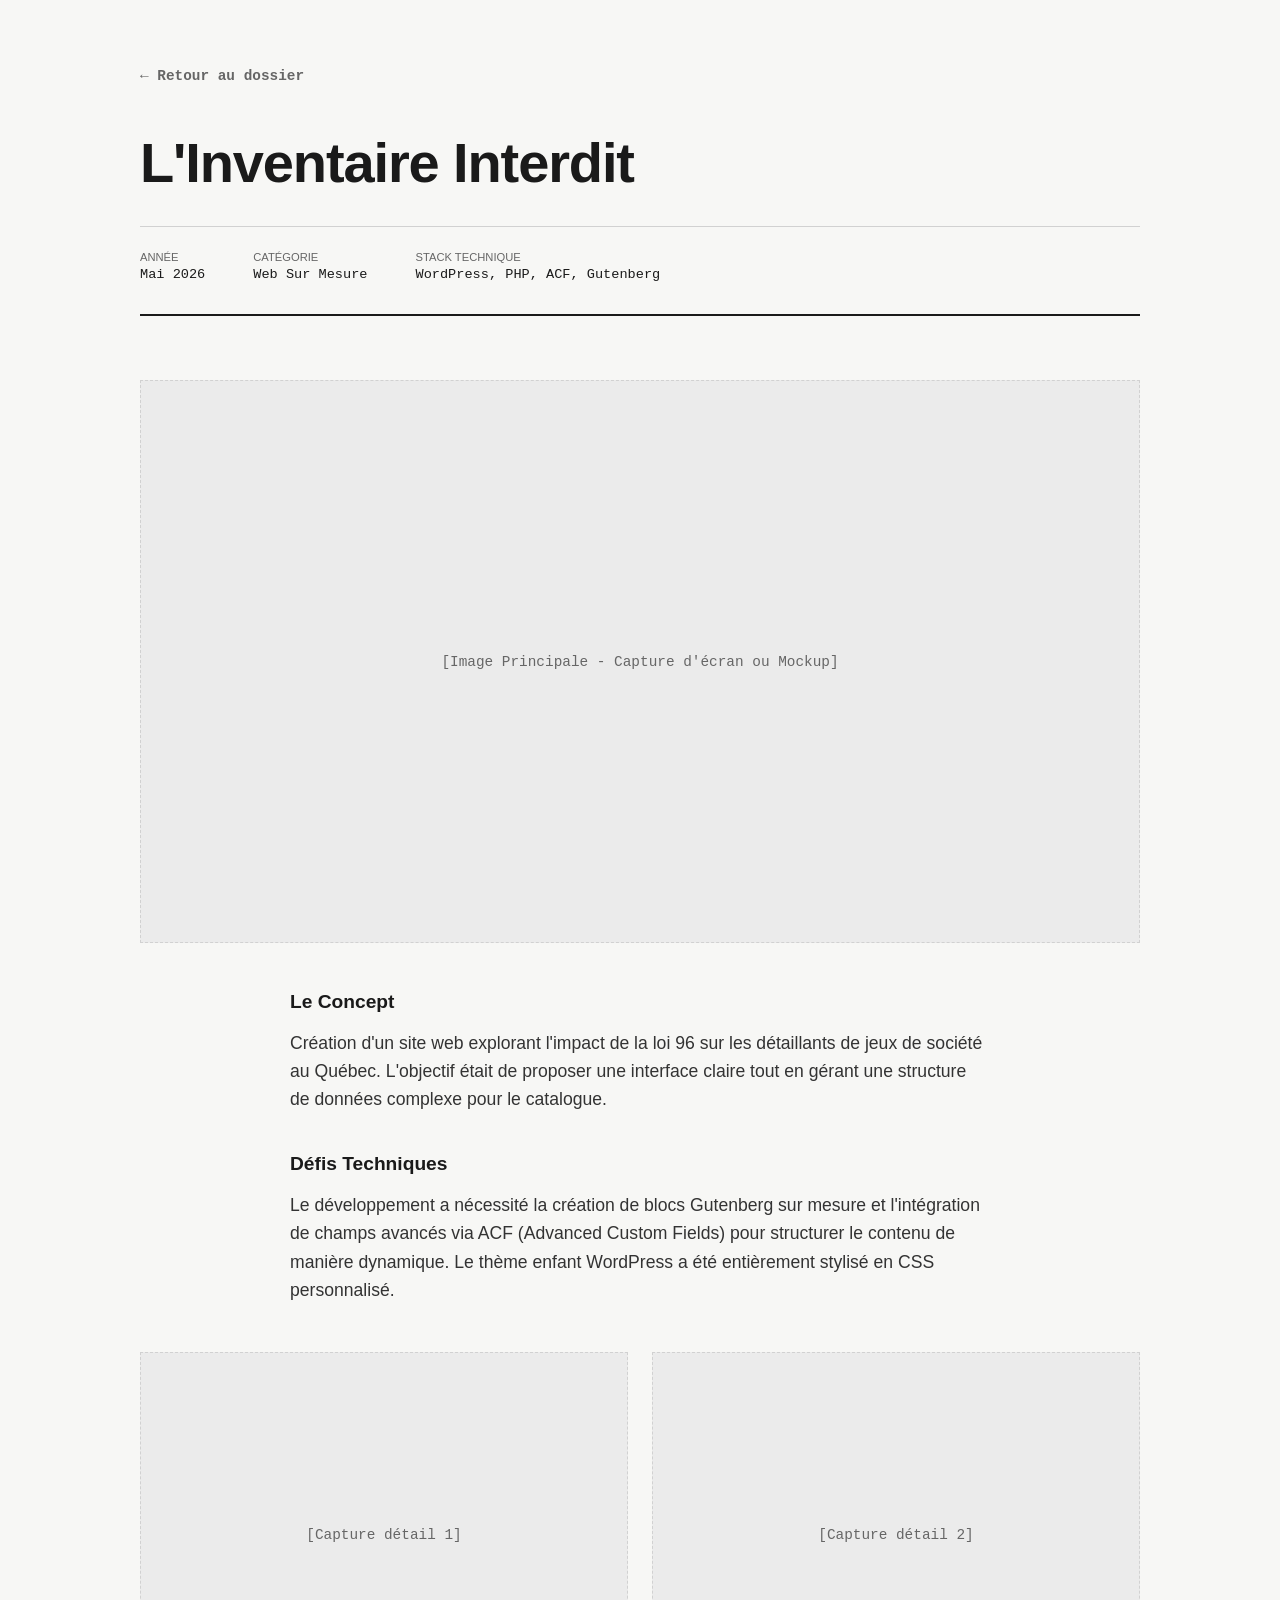
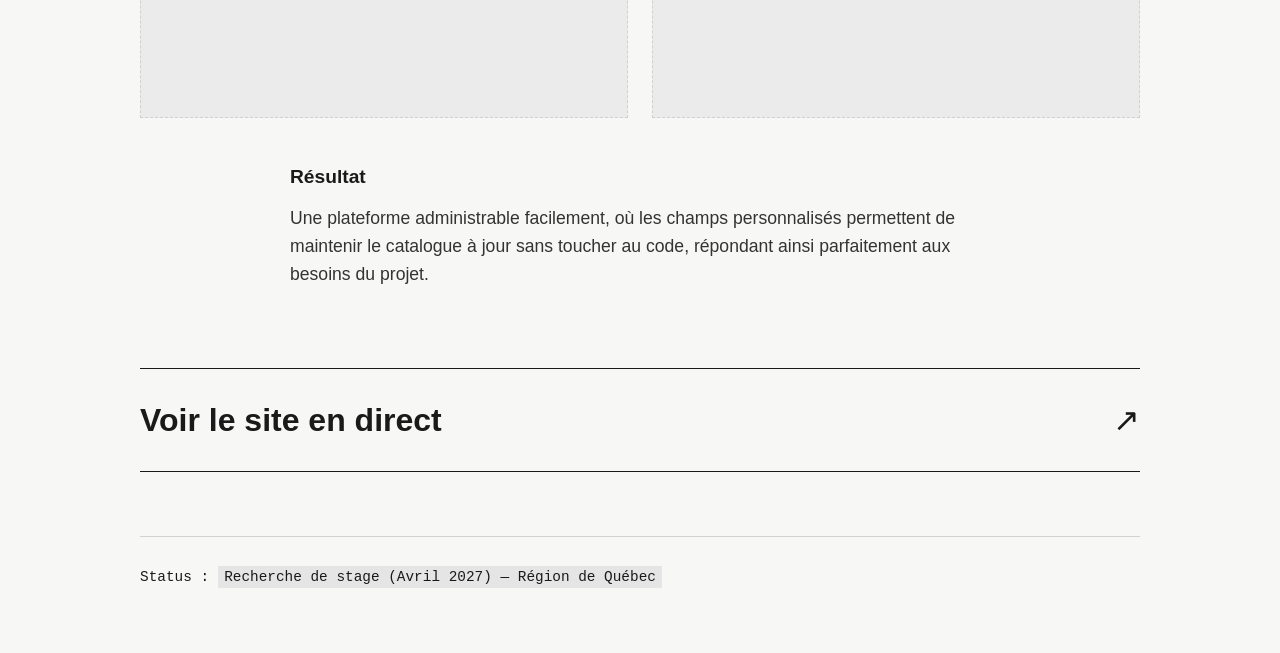
<file: projet-template.html>
<!DOCTYPE html>
<html lang="fr">
<head>
    <meta charset="UTF-8">
    <meta name="viewport" content="width=device-width, initial-scale=1.0">
    <title>Projet : L'Inventaire Interdit</title>
    <link rel="stylesheet" href="style.css">
</head>
<body class="project-page">
    <div class="container">
        
        <!-- Navigation Retour -->
        <nav class="back-nav mono">
            <a href="index.html">← Retour au dossier</a>
        </nav>

        <!-- En-tête du projet -->
        <header class="project-header">
            <h1>L'Inventaire Interdit</h1> <!-- -->
            
            <div class="project-meta mono">
                <div>
                    <span class="meta-label">Année</span>
                    <span>Mai 2026</span> <!-- -->
                </div>
                <div>
                    <span class="meta-label">Catégorie</span>
                    <span>Web Sur Mesure</span>
                </div>
                <div>
                    <span class="meta-label">Stack Technique</span>
                    <span>WordPress, PHP, ACF, Gutenberg</span> <!-- -->
                </div>
            </div>
        </header>

        <main>
            <!-- Image Principale / Hero -->
            <div class="media-container hero-media">
                <!-- Remplace le div ci-dessous par : <img src="ton-image.jpg" alt="Description"> -->
                <div class="placeholder-img mono">[Image Principale - Capture d'écran ou Mockup]</div>
            </div>

            <!-- Contenu explicatif -->
            <article class="project-description">
                <section>
                    <h2>Le Concept</h2>
                    <p>Création d'un site web explorant l'impact de la loi 96 sur les détaillants de jeux de société au Québec. L'objectif était de proposer une interface claire tout en gérant une structure de données complexe pour le catalogue.</p> <!-- -->
                </section>

                <section>
                    <h2>Défis Techniques</h2>
                    <p>Le développement a nécessité la création de blocs Gutenberg sur mesure et l'intégration de champs avancés via ACF (Advanced Custom Fields) pour structurer le contenu de manière dynamique. Le thème enfant WordPress a été entièrement stylisé en CSS personnalisé.</p> <!-- -->
                </section>
            </article>

            <!-- Grille d'images secondaires (optionnelle) -->
            <div class="media-grid">
                <div class="media-container">
                    <div class="placeholder-img mono">[Capture détail 1]</div>
                </div>
                <div class="media-container">
                    <div class="placeholder-img mono">[Capture détail 2]</div>
                </div>
            </div>

            <!-- Conclusion ou autre explication -->
            <article class="project-description">
                <section>
                    <h2>Résultat</h2>
                    <p>Une plateforme administrable facilement, où les champs personnalisés permettent de maintenir le catalogue à jour sans toucher au code, répondant ainsi parfaitement aux besoins du projet.</p>
                </section>
            </article>

            <!-- Lien final vers le projet -->
            <div class="project-action">
                <a href="#" target="_blank" class="action-link">
                    Voir le site en direct <span class="arrow">↗</span>
                </a>
                <!-- Optionnel : Lien vers le code -->
                <!-- <a href="#" target="_blank" class="action-link secondary">Consulter le repo GitHub <span class="arrow">↗</span></a> -->
            </div>
        </main>

        <footer>
            <div class="footer-content mono">
                <p>Status : <span class="highlight">Recherche de stage (Avril 2027) — Région de Québec</span></p> <!-- -->
            </div>
        </footer>
    </div>
</body>
</html>
</file>
<file: style.css>
:root {
    /* Un blanc très légèrement teinté pour éviter l'effet "flash" à l'écran */
    --bg-color: #f7f7f5; 
    --text-color: #1a1a1a;
    --border-color: #d1d1d1;
    --hover-bg: #ebebeb;
}

* {
    box-sizing: border-box;
    margin: 0;
    padding: 0;
}

body {
    background-color: var(--bg-color);
    color: var(--text-color);
    /* Police système propre pour les titres (San Francisco, Roboto, Segoe UI...) */
    font-family: -apple-system, BlinkMacSystemFont, "Segoe UI", Roboto, Helvetica, Arial, sans-serif;
    -webkit-font-smoothing: antialiased;
    padding: 2rem;
}

.container {
    max-width: 1000px;
    margin: 4vh auto;
}

/* Typographie machine à écrire pour les données brutes */
.mono {
    font-family: "Courier New", Courier, monospace;
}

/* HEADER */
header {
    margin-bottom: 4rem;
    border-bottom: 2px solid var(--text-color);
    padding-bottom: 2rem;
}

.header-top {
    display: flex;
    justify-content: space-between;
    align-items: baseline;
    margin-bottom: 0.5rem;
}

h1 {
    font-size: 2.5rem;
    font-weight: 600;
    letter-spacing: -0.02em;
}

.badge {
    font-size: 0.85rem;
    background-color: var(--text-color);
    color: var(--bg-color);
    padding: 0.2rem 0.6rem;
    border-radius: 2px;
}

.subtitle {
    font-size: 1.1rem;
    color: #555;
}

/* TABLEAU DES PROJETS */
.directory-list {
    width: 100%;
    border-collapse: collapse;
    text-align: left;
    font-size: 0.95rem;
}

.directory-list th {
    font-family: -apple-system, BlinkMacSystemFont, sans-serif; /* Retour au sans-serif pour les entêtes */
    text-transform: uppercase;
    font-size: 0.75rem;
    font-weight: 600;
    letter-spacing: 0.05em;
    color: #666;
    padding-bottom: 1rem;
    border-bottom: 1px solid var(--border-color);
}

.directory-list td {
    padding: 1.2rem 0;
    border-bottom: 1px solid var(--border-color);
    transition: background-color 0.2s ease;
}

.align-right {
    text-align: right;
}

a {
    color: var(--text-color);
    text-decoration: none;
    font-weight: bold;
    display: flex;
    align-items: center;
    gap: 0.5rem;
}

.arrow {
    opacity: 0;
    transform: translateX(-10px);
    transition: all 0.3s ease;
}

/* INTERACTION (HOVER) */
tbody tr:hover {
    background-color: var(--hover-bg);
}

tbody tr:hover .arrow {
    opacity: 1;
    transform: translateX(0);
}

/* FOOTER */
footer {
    margin-top: 4rem;
    padding-top: 2rem;
    border-top: 1px solid var(--border-color);
}

.footer-content {
    display: flex;
    justify-content: space-between;
    font-size: 0.9rem;
}

.highlight {
    background-color: #e5e5e5;
    padding: 0.2rem 0.4rem;
}

.email-link:hover {
    text-decoration: underline;
}

/* RESPONSIVE */
@media (max-width: 768px) {
    .header-top {
        flex-direction: column;
        gap: 1rem;
    }
    
    .directory-list th:nth-child(2), 
    .directory-list td:nth-child(2),
    .directory-list th:nth-child(3), 
    .directory-list td:nth-child(3) {
        display: none;
    }
    
    .footer-content {
        flex-direction: column;
        gap: 1rem;
    }
}

/* =========================================
   STYLES SPECIFIQUES : PAGE DE PROJET
========================================= */

/* Navigation retour */
.back-nav {
    margin-bottom: 3rem;
}

.back-nav a {
    font-size: 0.9rem;
    color: #666;
}

.back-nav a:hover {
    color: var(--text-color);
}

/* En-tête de projet */
.project-header h1 {
    font-size: 3.5rem;
    margin-bottom: 2rem;
    line-height: 1.1;
}

.project-meta {
    display: flex;
    gap: 3rem;
    padding-top: 1.5rem;
    border-top: 1px solid var(--border-color);
    font-size: 0.85rem;
    flex-wrap: wrap;
}

.meta-label {
    display: block;
    color: #666;
    text-transform: uppercase;
    font-size: 0.7rem;
    margin-bottom: 0.3rem;
    font-family: -apple-system, BlinkMacSystemFont, sans-serif;
}

/* Conteneurs d'images et Placeholders */
.media-container {
    margin: 3rem 0;
    width: 100%;
}

.media-container img, 
.media-container video {
    width: 100%;
    height: auto;
    display: block;
    border: 1px solid var(--border-color);
}

/* Style temporaire pour les zones d'images vides */
.placeholder-img {
    width: 100%;
    aspect-ratio: 16 / 9; /* Format écran standard */
    background-color: #ebebeb;
    display: flex;
    align-items: center;
    justify-content: center;
    color: #666;
    font-size: 0.9rem;
    border: 1px dashed var(--border-color);
}

/* Grille pour afficher 2 images côte à côte */
.media-grid {
    display: grid;
    grid-template-columns: 1fr 1fr;
    gap: 1.5rem;
    margin: 3rem 0;
}

.media-grid .media-container {
    margin: 0;
}

.media-grid .placeholder-img {
    aspect-ratio: 4 / 3; /* Format un peu plus carré pour la grille */
}

/* Typographie du texte explicatif */
.project-description {
    max-width: 700px; /* Largeur réduite pour une lecture optimale */
    margin: 0 auto 3rem auto;
}

.project-description section {
    margin-bottom: 2.5rem;
}

.project-description h2 {
    font-size: 1.2rem;
    margin-bottom: 1rem;
    font-weight: 600;
}

.project-description p {
    font-size: 1.1rem;
    line-height: 1.6;
    color: #333;
    margin-bottom: 1rem;
}

/* Gros lien d'action final (Call to action) */
.project-action {
    margin: 5rem 0 3rem 0;
    border-top: 1px solid var(--text-color);
    border-bottom: 1px solid var(--text-color);
}

.action-link {
    display: flex;
    justify-content: space-between;
    align-items: center;
    padding: 2rem 0;
    font-size: 2rem;
    font-weight: 600;
    font-family: -apple-system, BlinkMacSystemFont, sans-serif;
    transition: padding 0.3s ease;
}

.action-link:hover {
    padding-left: 1rem;
    padding-right: 1rem;
    background-color: var(--hover-bg);
}

.action-link .arrow {
    opacity: 1; /* Toujours visible ici */
    transform: none;
    font-weight: normal;
}

/* Encadré discret d'accès à la démo */
.demo-access {
    margin-top: 5rem;
    padding: 1rem 1.2rem;
    border: 1px solid var(--border-color);
    font-size: 0.85rem;
    color: #666;
}

.demo-access a {
    display: inline;
}

.demo-access a:hover {
    text-decoration: underline;
}

.demo-access + .project-action {
    margin-top: 1.5rem;
}

.action-link.secondary {
    font-size: 1.2rem;
    border-top: 1px solid var(--border-color);
    padding: 1.5rem 0;
}

/* Listes dans le texte explicatif */
.project-description ul {
    padding-left: 1.2rem;
}

.project-description li {
    font-size: 1.1rem;
    line-height: 1.6;
    color: #333;
    margin-bottom: 0.8rem;
}

/* Captures de téléphone (format portrait) */
.phone-hero {
    max-width: 360px;
    margin: 3rem auto;
}

.phone-gallery {
    display: grid;
    grid-template-columns: repeat(3, 1fr);
    gap: 1.5rem;
    margin: 3rem 0;
    align-items: start;
}

/* Variante : deux captures côte à côte (comparaison de thèmes) */
.phone-gallery-pair {
    grid-template-columns: repeat(2, 1fr);
    max-width: 640px;
    margin-left: auto;
    margin-right: auto;
}

.phone-gallery figure {
    margin: 0;
}

.phone-hero img,
.phone-gallery img {
    width: 100%;
    height: auto; /* Ratio naturel de la capture */
    display: block;
    border: 1px solid var(--border-color);
    border-radius: 12px;
}

.phone-hero figcaption,
.phone-gallery figcaption,
.media-container figcaption {
    margin-top: 0.6rem;
    font-size: 0.8rem;
    color: #666;
    text-align: center;
}

/* Responsive pour la page projet */
@media (max-width: 768px) {
    .project-header h1 {
        font-size: 2.2rem;
    }
    
    .project-meta {
        gap: 1.5rem;
        flex-direction: column;
    }

    .media-grid {
        grid-template-columns: 1fr; /* Les images s'empilent sur mobile */
    }

    .phone-gallery {
        grid-template-columns: repeat(2, 1fr);
        gap: 1rem;
    }

    .action-link {
        font-size: 1.5rem;
    }
}
</file>
<file: Portfolio/style.css>
:root {
    /* Un blanc très légèrement teinté pour éviter l'effet "flash" à l'écran */
    --bg-color: #f7f7f5; 
    --text-color: #1a1a1a;
    --border-color: #d1d1d1;
    --hover-bg: #ebebeb;
}

* {
    box-sizing: border-box;
    margin: 0;
    padding: 0;
}

body {
    background-color: var(--bg-color);
    color: var(--text-color);
    /* Police système propre pour les titres (San Francisco, Roboto, Segoe UI...) */
    font-family: -apple-system, BlinkMacSystemFont, "Segoe UI", Roboto, Helvetica, Arial, sans-serif;
    -webkit-font-smoothing: antialiased;
    padding: 2rem;
}

.container {
    max-width: 1000px;
    margin: 4vh auto;
}

/* Typographie machine à écrire pour les données brutes */
.mono {
    font-family: "Courier New", Courier, monospace;
}

/* HEADER */
header {
    margin-bottom: 4rem;
    border-bottom: 2px solid var(--text-color);
    padding-bottom: 2rem;
}

.header-top {
    display: flex;
    justify-content: space-between;
    align-items: baseline;
    margin-bottom: 0.5rem;
}

h1 {
    font-size: 2.5rem;
    font-weight: 600;
    letter-spacing: -0.02em;
}

.badge {
    font-size: 0.85rem;
    background-color: var(--text-color);
    color: var(--bg-color);
    padding: 0.2rem 0.6rem;
    border-radius: 2px;
}

.subtitle {
    font-size: 1.1rem;
    color: #555;
}

/* TABLEAU DES PROJETS */
.directory-list {
    width: 100%;
    border-collapse: collapse;
    text-align: left;
    font-size: 0.95rem;
}

.directory-list th {
    font-family: -apple-system, BlinkMacSystemFont, sans-serif; /* Retour au sans-serif pour les entêtes */
    text-transform: uppercase;
    font-size: 0.75rem;
    font-weight: 600;
    letter-spacing: 0.05em;
    color: #666;
    padding-bottom: 1rem;
    border-bottom: 1px solid var(--border-color);
}

.directory-list td {
    padding: 1.2rem 0;
    border-bottom: 1px solid var(--border-color);
    transition: background-color 0.2s ease;
}

.align-right {
    text-align: right;
}

a {
    color: var(--text-color);
    text-decoration: none;
    font-weight: bold;
    display: flex;
    align-items: center;
    gap: 0.5rem;
}

.arrow {
    opacity: 0;
    transform: translateX(-10px);
    transition: all 0.3s ease;
}

/* INTERACTION (HOVER) */
tbody tr:hover {
    background-color: var(--hover-bg);
}

tbody tr:hover .arrow {
    opacity: 1;
    transform: translateX(0);
}

/* FOOTER */
footer {
    margin-top: 4rem;
    padding-top: 2rem;
    border-top: 1px solid var(--border-color);
}

.footer-content {
    display: flex;
    justify-content: space-between;
    font-size: 0.9rem;
}

.highlight {
    background-color: #e5e5e5;
    padding: 0.2rem 0.4rem;
}

.email-link:hover {
    text-decoration: underline;
}

/* RESPONSIVE */
@media (max-width: 768px) {
    .header-top {
        flex-direction: column;
        gap: 1rem;
    }
    
    .directory-list th:nth-child(2), 
    .directory-list td:nth-child(2),
    .directory-list th:nth-child(3), 
    .directory-list td:nth-child(3) {
        display: none;
    }
    
    .footer-content {
        flex-direction: column;
        gap: 1rem;
    }
}

/* =========================================
   STYLES SPECIFIQUES : PAGE DE PROJET
========================================= */

/* Navigation retour */
.back-nav {
    margin-bottom: 3rem;
}

.back-nav a {
    font-size: 0.9rem;
    color: #666;
}

.back-nav a:hover {
    color: var(--text-color);
}

/* En-tête de projet */
.project-header h1 {
    font-size: 3.5rem;
    margin-bottom: 2rem;
    line-height: 1.1;
}

.project-meta {
    display: flex;
    gap: 3rem;
    padding-top: 1.5rem;
    border-top: 1px solid var(--border-color);
    font-size: 0.85rem;
    flex-wrap: wrap;
}

.meta-label {
    display: block;
    color: #666;
    text-transform: uppercase;
    font-size: 0.7rem;
    margin-bottom: 0.3rem;
    font-family: -apple-system, BlinkMacSystemFont, sans-serif;
}

/* Conteneurs d'images et Placeholders */
.media-container {
    margin: 3rem 0;
    width: 100%;
}

.media-container img, 
.media-container video {
    width: 100%;
    height: auto;
    display: block;
    border: 1px solid var(--border-color);
}

/* Style temporaire pour les zones d'images vides */
.placeholder-img {
    width: 100%;
    aspect-ratio: 16 / 9; /* Format écran standard */
    background-color: #ebebeb;
    display: flex;
    align-items: center;
    justify-content: center;
    color: #666;
    font-size: 0.9rem;
    border: 1px dashed var(--border-color);
}

/* Grille pour afficher 2 images côte à côte */
.media-grid {
    display: grid;
    grid-template-columns: 1fr 1fr;
    gap: 1.5rem;
    margin: 3rem 0;
}

.media-grid .media-container {
    margin: 0;
}

.media-grid .placeholder-img {
    aspect-ratio: 4 / 3; /* Format un peu plus carré pour la grille */
}

/* Typographie du texte explicatif */
.project-description {
    max-width: 700px; /* Largeur réduite pour une lecture optimale */
    margin: 0 auto 3rem auto;
}

.project-description section {
    margin-bottom: 2.5rem;
}

.project-description h2 {
    font-size: 1.2rem;
    margin-bottom: 1rem;
    font-weight: 600;
}

.project-description p {
    font-size: 1.1rem;
    line-height: 1.6;
    color: #333;
    margin-bottom: 1rem;
}

/* Gros lien d'action final (Call to action) */
.project-action {
    margin: 5rem 0 3rem 0;
    border-top: 1px solid var(--text-color);
    border-bottom: 1px solid var(--text-color);
}

.action-link {
    display: flex;
    justify-content: space-between;
    align-items: center;
    padding: 2rem 0;
    font-size: 2rem;
    font-weight: 600;
    font-family: -apple-system, BlinkMacSystemFont, sans-serif;
    transition: padding 0.3s ease;
}

.action-link:hover {
    padding-left: 1rem;
    padding-right: 1rem;
    background-color: var(--hover-bg);
}

.action-link .arrow {
    opacity: 1; /* Toujours visible ici */
    transform: none;
    font-weight: normal;
}

.action-link.secondary {
    font-size: 1.2rem;
    border-top: 1px solid var(--border-color);
    padding: 1.5rem 0;
}

/* Responsive pour la page projet */
@media (max-width: 768px) {
    .project-header h1 {
        font-size: 2.2rem;
    }
    
    .project-meta {
        gap: 1.5rem;
        flex-direction: column;
    }

    .media-grid {
        grid-template-columns: 1fr; /* Les images s'empilent sur mobile */
    }

    .action-link {
        font-size: 1.5rem;
    }
}
</file>
